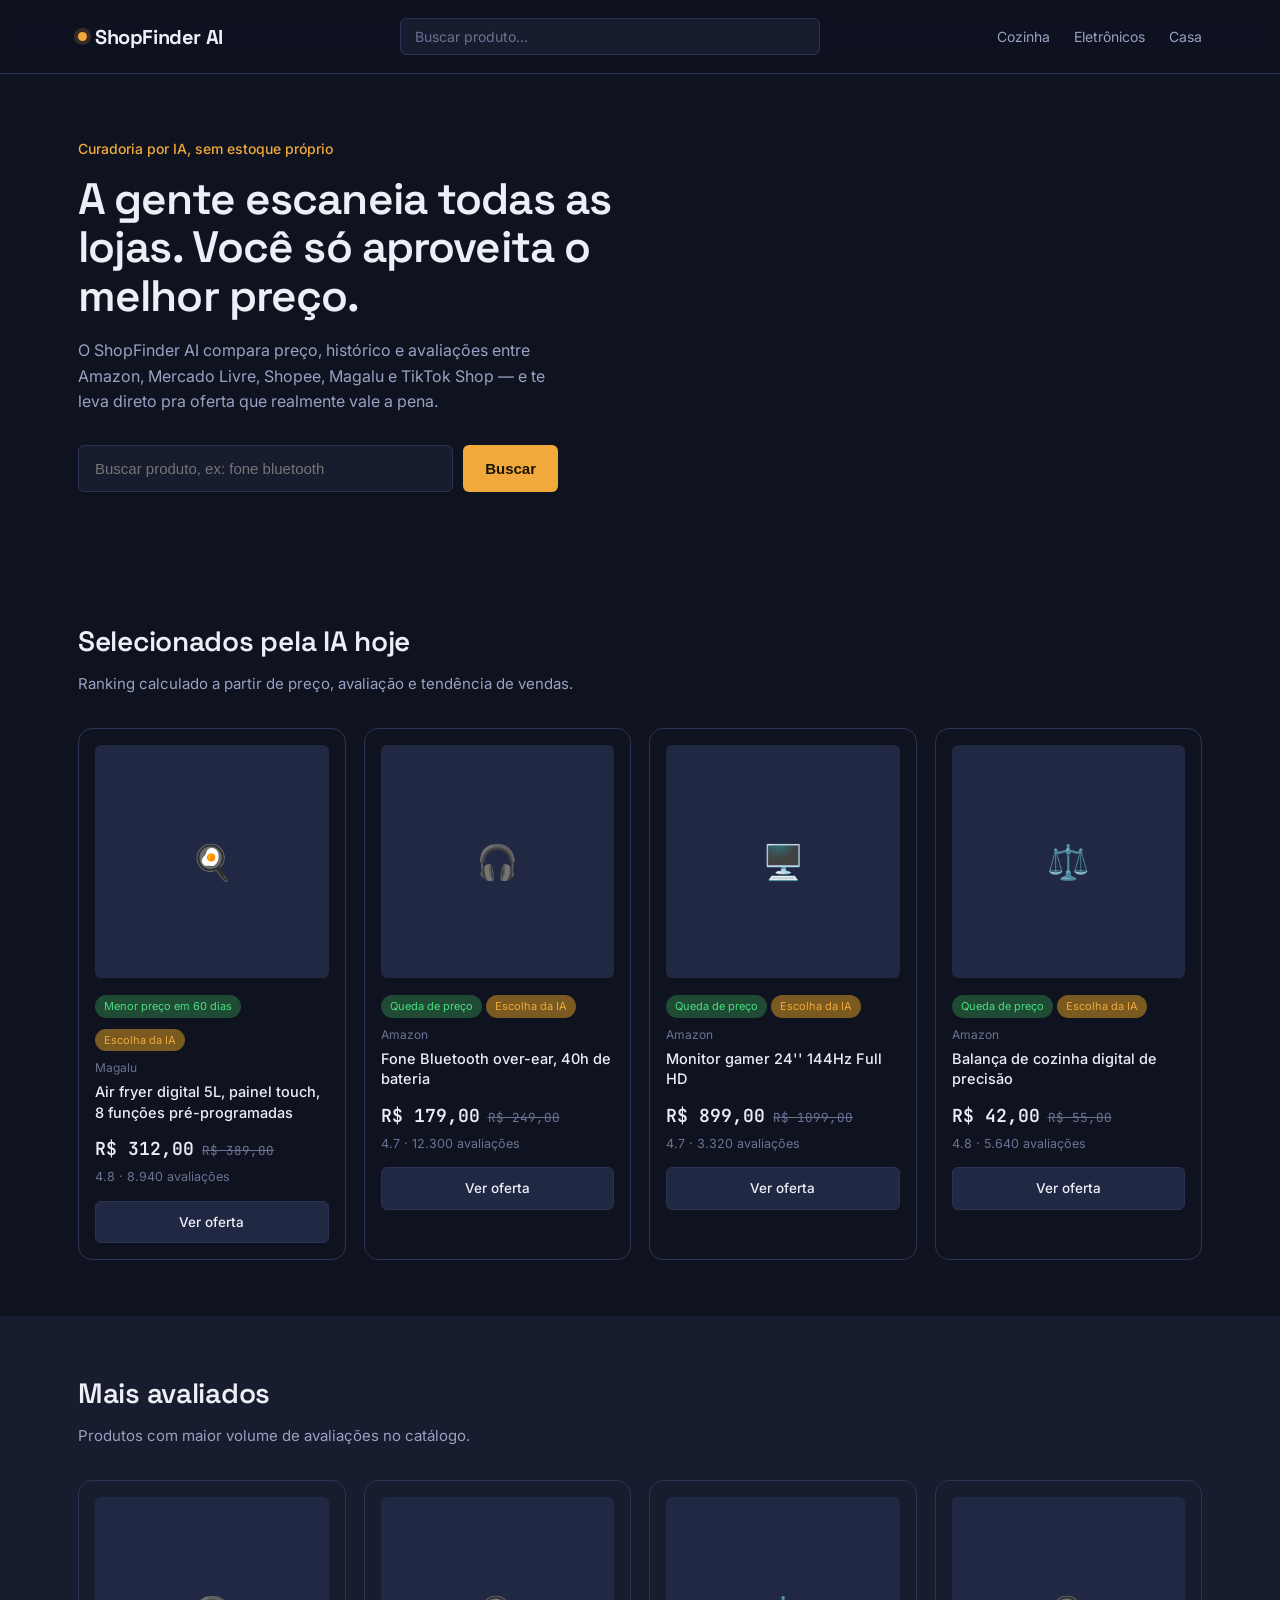
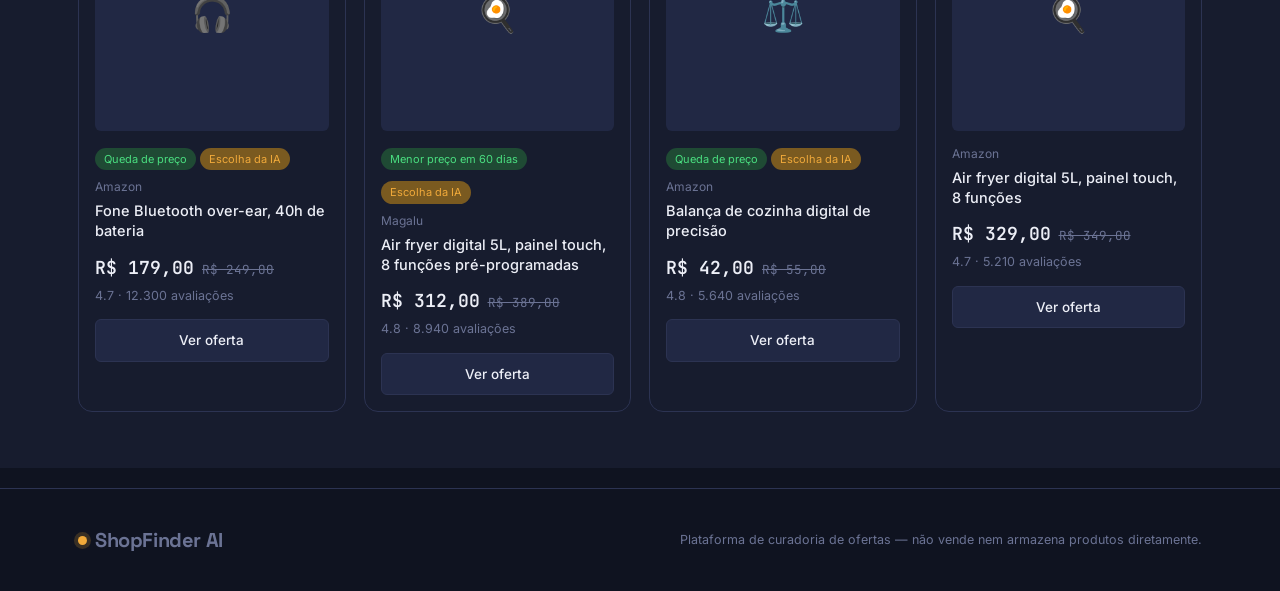
<file: index.html>
<!DOCTYPE html>
<html lang="pt-BR">
<head>
<meta charset="UTF-8">
<meta name="viewport" content="width=device-width, initial-scale=1.0">
<title>ShopFinder AI — Radar de ofertas com curadoria por IA</title>
<link rel="preconnect" href="https://fonts.googleapis.com">
<link rel="preconnect" href="https://fonts.gstatic.com" crossorigin>
<link href="https://fonts.googleapis.com/css2?family=Space+Grotesk:wght@400;500;600;700&family=Inter:wght@400;500;600&family=JetBrains+Mono:wght@400;500;600&display=swap" rel="stylesheet">
<link rel="stylesheet" href="style.css">
</head>
<body>

<header>
  <div class="wrap">
    <nav>
      <div class="logo"><span class="logo-dot"></span>ShopFinder AI</div>
      <div class="nav-search">
        <input type="text" id="busca-header" placeholder="Buscar produto..." onkeydown="if(event.key==='Enter') irParaBusca(this)">
      </div>
      <div class="nav-links">
        <a href="categoria.html?cat=cozinha">Cozinha</a>
        <a href="categoria.html?cat=eletronicos">Eletrônicos</a>
        <a href="categoria.html?cat=casa">Casa</a>
      </div>
    </nav>
  </div>
</header>

<section class="hero">
  <div class="wrap">
    <p class="eyebrow">Curadoria por IA, sem estoque próprio</p>
    <h1>A gente escaneia todas as lojas. Você só aproveita o melhor preço.</h1>
    <p class="lede">O ShopFinder AI compara preço, histórico e avaliações entre Amazon, Mercado Livre, Shopee, Magalu e TikTok Shop — e te leva direto pra oferta que realmente vale a pena.</p>
    <form class="search-mock" onsubmit="event.preventDefault(); irParaBusca(document.getElementById('busca-hero'))">
      <input type="text" id="busca-hero" placeholder="Buscar produto, ex: fone bluetooth">
      <button type="submit">Buscar</button>
    </form>
  </div>
</section>

<section class="section">
  <div class="wrap">
    <div class="section-head">
      <h2>Selecionados pela IA hoje</h2>
      <p>Ranking calculado a partir de preço, avaliação e tendência de vendas.</p>
    </div>
    <div class="product-grid" id="grid-selecionados-ia"></div>
  </div>
</section>

<section class="section section-alt">
  <div class="wrap">
    <div class="section-head">
      <h2>Mais avaliados</h2>
      <p>Produtos com maior volume de avaliações no catálogo.</p>
    </div>
    <div class="product-grid" id="grid-mais-vendidos"></div>
  </div>
</section>

<footer>
  <div class="wrap footer-row">
    <div class="logo"><span class="logo-dot"></span>ShopFinder AI</div>
    <p>Plataforma de curadoria de ofertas — não vende nem armazena produtos diretamente.</p>
  </div>
</footer>

<script src="script.js"></script>
<script>renderHome();</script>
</body>
</html>
</file>
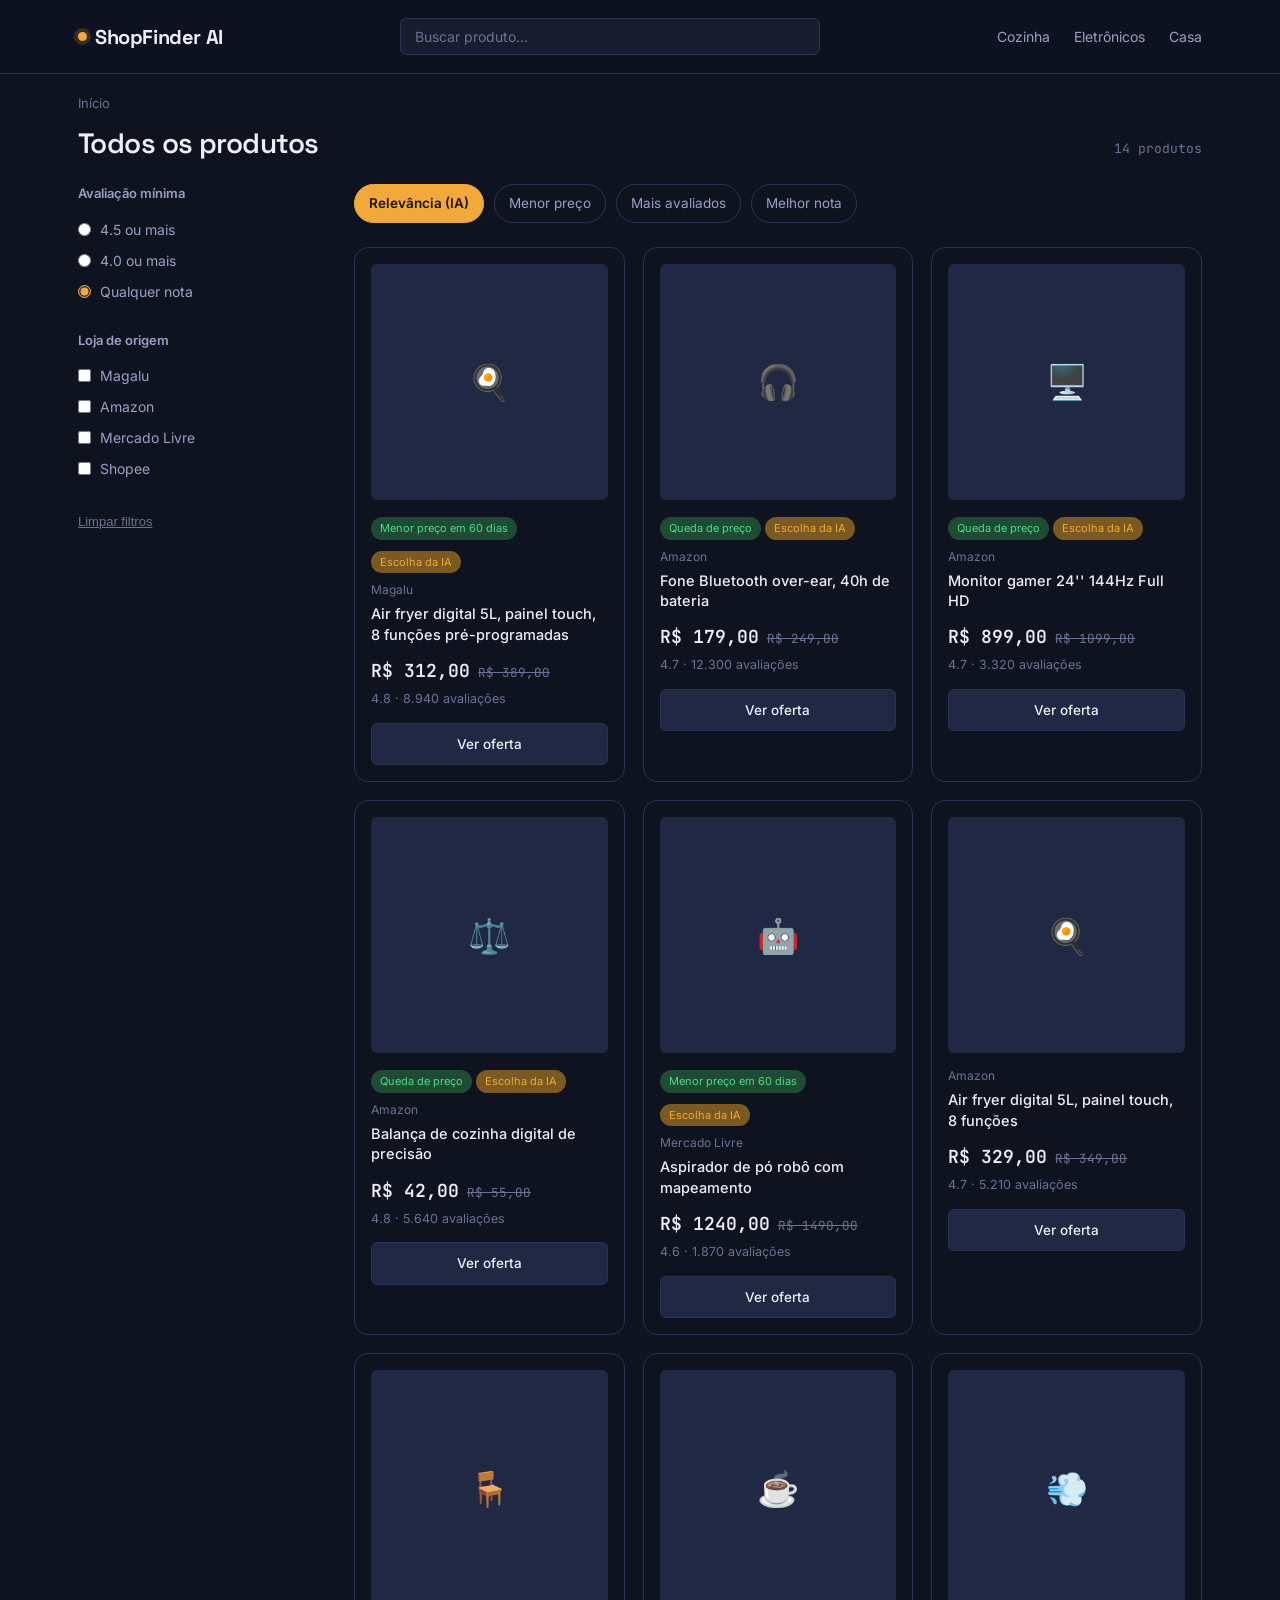
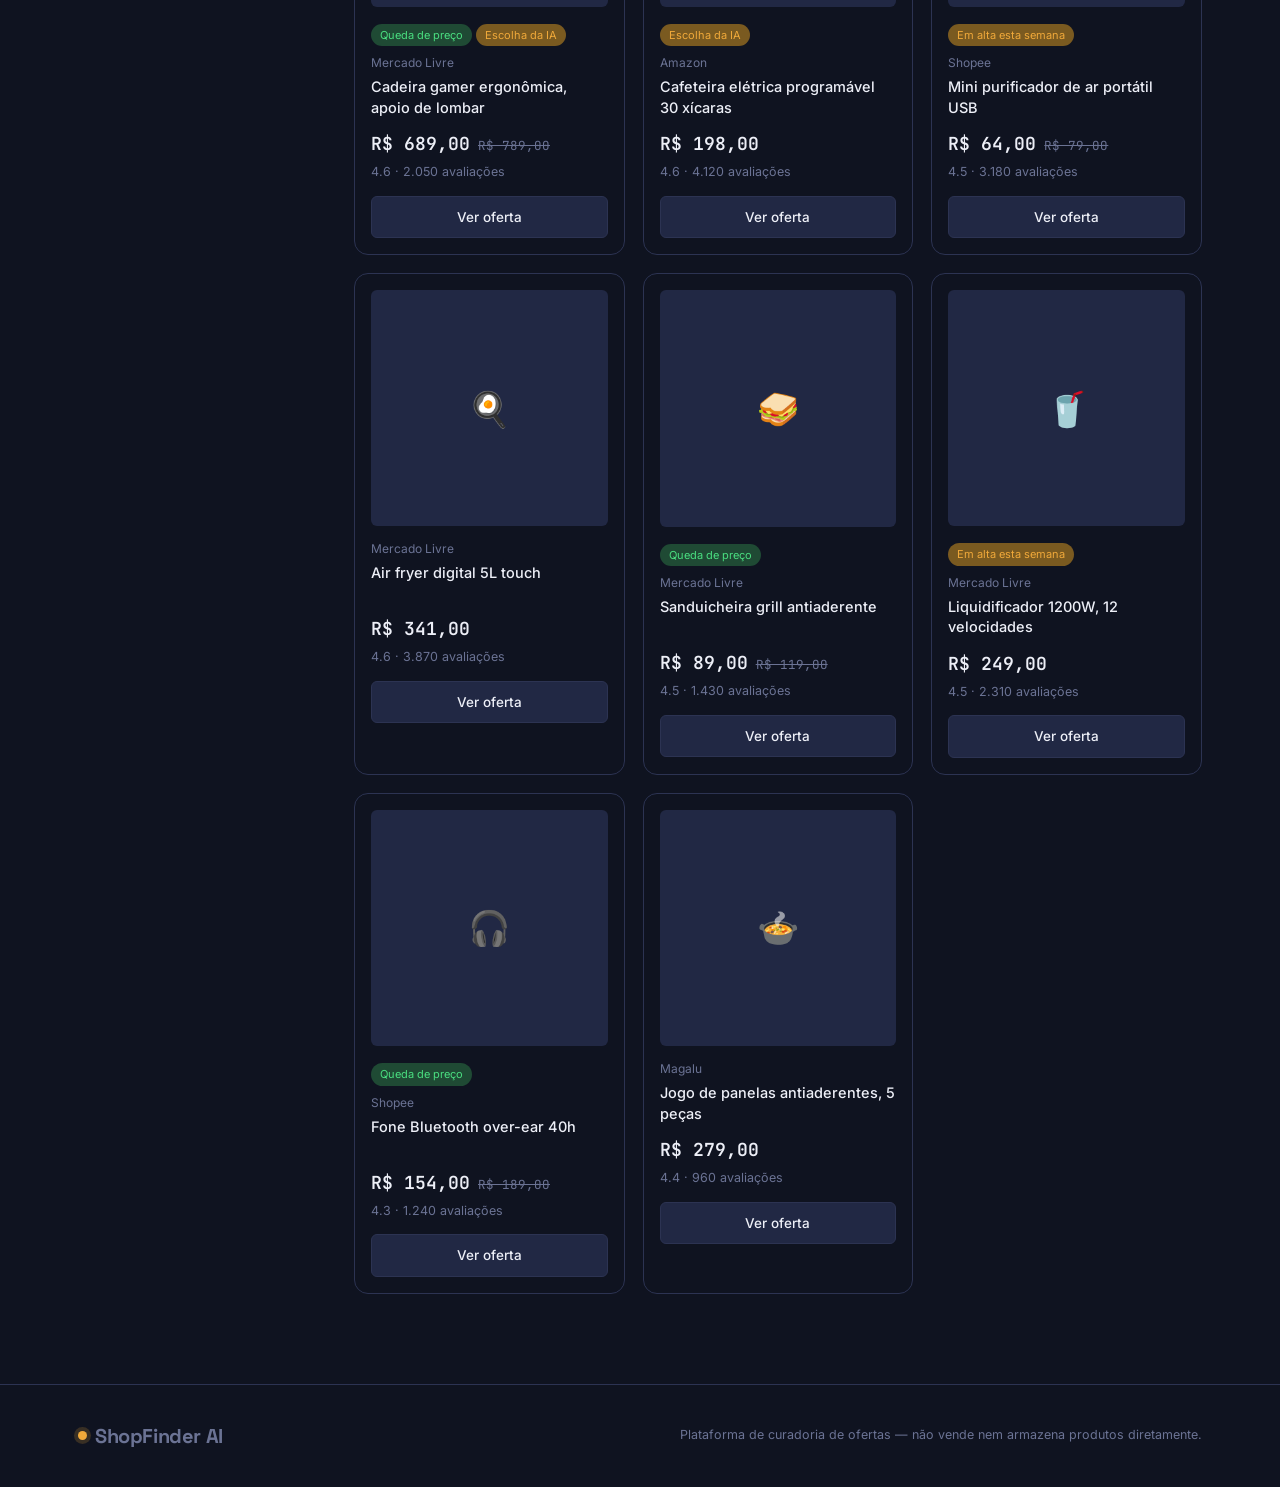
<file: categoria.html>
<!DOCTYPE html>
<html lang="pt-BR">
<head>
<meta charset="UTF-8">
<meta name="viewport" content="width=device-width, initial-scale=1.0">
<title>Catálogo — ShopFinder AI</title>
<link rel="preconnect" href="https://fonts.googleapis.com">
<link rel="preconnect" href="https://fonts.gstatic.com" crossorigin>
<link href="https://fonts.googleapis.com/css2?family=Space+Grotesk:wght@400;500;600;700&family=Inter:wght@400;500;600&family=JetBrains+Mono:wght@400;500;600&display=swap" rel="stylesheet">
<link rel="stylesheet" href="style.css">
</head>
<body>

<header>
  <div class="wrap">
    <nav>
      <a href="index.html" class="logo"><span class="logo-dot"></span>ShopFinder AI</a>
      <div class="nav-search">
        <input type="text" id="busca-header" placeholder="Buscar produto..." onkeydown="if(event.key==='Enter') irParaBusca(this)">
      </div>
      <div class="nav-links">
        <a href="categoria.html?cat=cozinha">Cozinha</a>
        <a href="categoria.html?cat=eletronicos">Eletrônicos</a>
        <a href="categoria.html?cat=casa">Casa</a>
      </div>
    </nav>
  </div>
</header>

<div class="wrap">
  <p class="breadcrumb"><a href="index.html">Início</a></p>

  <div class="page-head">
    <div><h1 id="categoria-titulo">Catálogo</h1></div>
    <span class="result-count" id="result-count"></span>
  </div>

  <div class="layout">
    <aside class="filters">
      <div class="filter-group">
        <h3>Avaliação mínima</h3>
        <label class="filter-option"><input type="radio" name="nota" value="4.5"> 4.5 ou mais</label>
        <label class="filter-option"><input type="radio" name="nota" value="4.0"> 4.0 ou mais</label>
        <label class="filter-option"><input type="radio" name="nota" value="0" checked> Qualquer nota</label>
      </div>
      <div class="filter-group">
        <h3>Loja de origem</h3>
        <div id="filtro-lojas"></div>
      </div>
      <button class="clear-filters" onclick="limparFiltros()">Limpar filtros</button>
    </aside>

    <main>
      <div class="filter-row">
        <span class="chip active" data-sort="ia">Relevância (IA)</span>
        <span class="chip" data-sort="preco-menor">Menor preço</span>
        <span class="chip" data-sort="vendidos">Mais avaliados</span>
        <span class="chip" data-sort="avaliados">Melhor nota</span>
      </div>
      <div class="product-grid grid-3" id="grid-produtos"></div>
    </main>
  </div>
</div>

<footer>
  <div class="wrap footer-row">
    <div class="logo"><span class="logo-dot"></span>ShopFinder AI</div>
    <p>Plataforma de curadoria de ofertas — não vende nem armazena produtos diretamente.</p>
  </div>
</footer>

<script src="script.js"></script>
<script>renderCategoria();</script>
</body>
</html>
</file>
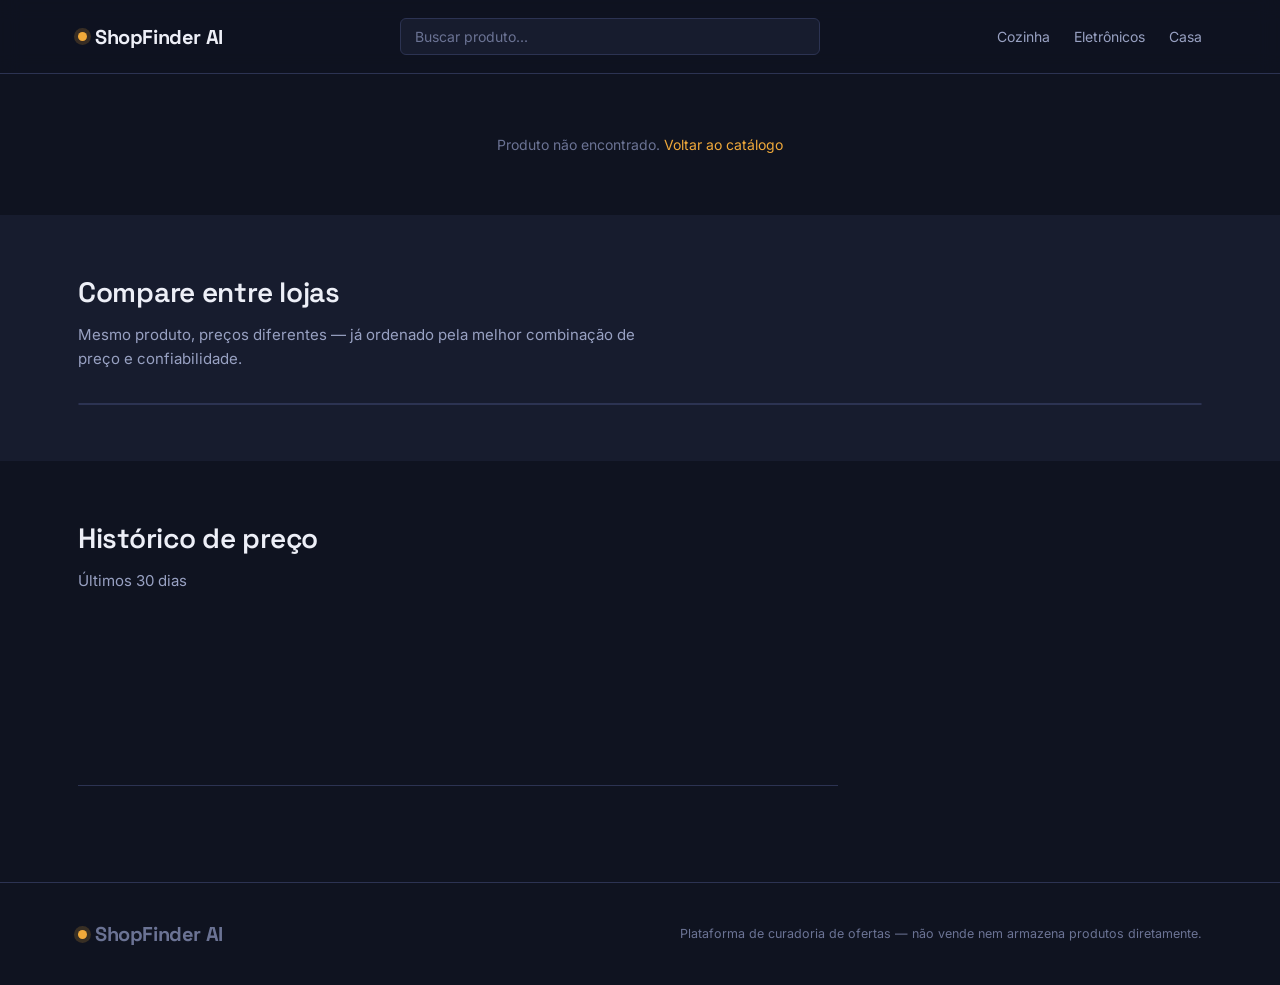
<file: produto.html>
<!DOCTYPE html>
<html lang="pt-BR">
<head>
<meta charset="UTF-8">
<meta name="viewport" content="width=device-width, initial-scale=1.0">
<title>Produto — ShopFinder AI</title>
<link rel="preconnect" href="https://fonts.googleapis.com">
<link rel="preconnect" href="https://fonts.gstatic.com" crossorigin>
<link href="https://fonts.googleapis.com/css2?family=Space+Grotesk:wght@400;500;600;700&family=Inter:wght@400;500;600&family=JetBrains+Mono:wght@400;500;600&display=swap" rel="stylesheet">
<link rel="stylesheet" href="style.css">
</head>
<body>

<header>
  <div class="wrap">
    <nav>
      <a href="index.html" class="logo"><span class="logo-dot"></span>ShopFinder AI</a>
      <div class="nav-search">
        <input type="text" id="busca-header" placeholder="Buscar produto..." onkeydown="if(event.key==='Enter') irParaBusca(this)">
      </div>
      <div class="nav-links">
        <a href="categoria.html?cat=cozinha">Cozinha</a>
        <a href="categoria.html?cat=eletronicos">Eletrônicos</a>
        <a href="categoria.html?cat=casa">Casa</a>
      </div>
    </nav>
  </div>
</header>

<div class="wrap" id="produto-container"></div>

<section class="section section-alt" id="secao-comparador">
  <div class="wrap">
    <div class="section-head">
      <h2>Compare entre lojas</h2>
      <p>Mesmo produto, preços diferentes — já ordenado pela melhor combinação de preço e confiabilidade.</p>
    </div>
    <div class="compare-table" id="comparador-tabela"></div>
  </div>
</section>

<section class="section">
  <div class="wrap">
    <div class="section-head">
      <h2>Histórico de preço</h2>
      <p>Últimos 30 dias</p>
    </div>
    <div class="chart" id="chart-historico"></div>
    <p class="chart-caption" id="chart-caption"></p>
    <p class="disclosure" id="disclosure-produto"></p>
  </div>
</section>

<footer>
  <div class="wrap footer-row">
    <div class="logo"><span class="logo-dot"></span>ShopFinder AI</div>
    <p>Plataforma de curadoria de ofertas — não vende nem armazena produtos diretamente.</p>
  </div>
</footer>

<script src="script.js"></script>
<script>renderProduto();</script>
</body>
</html>
</file>
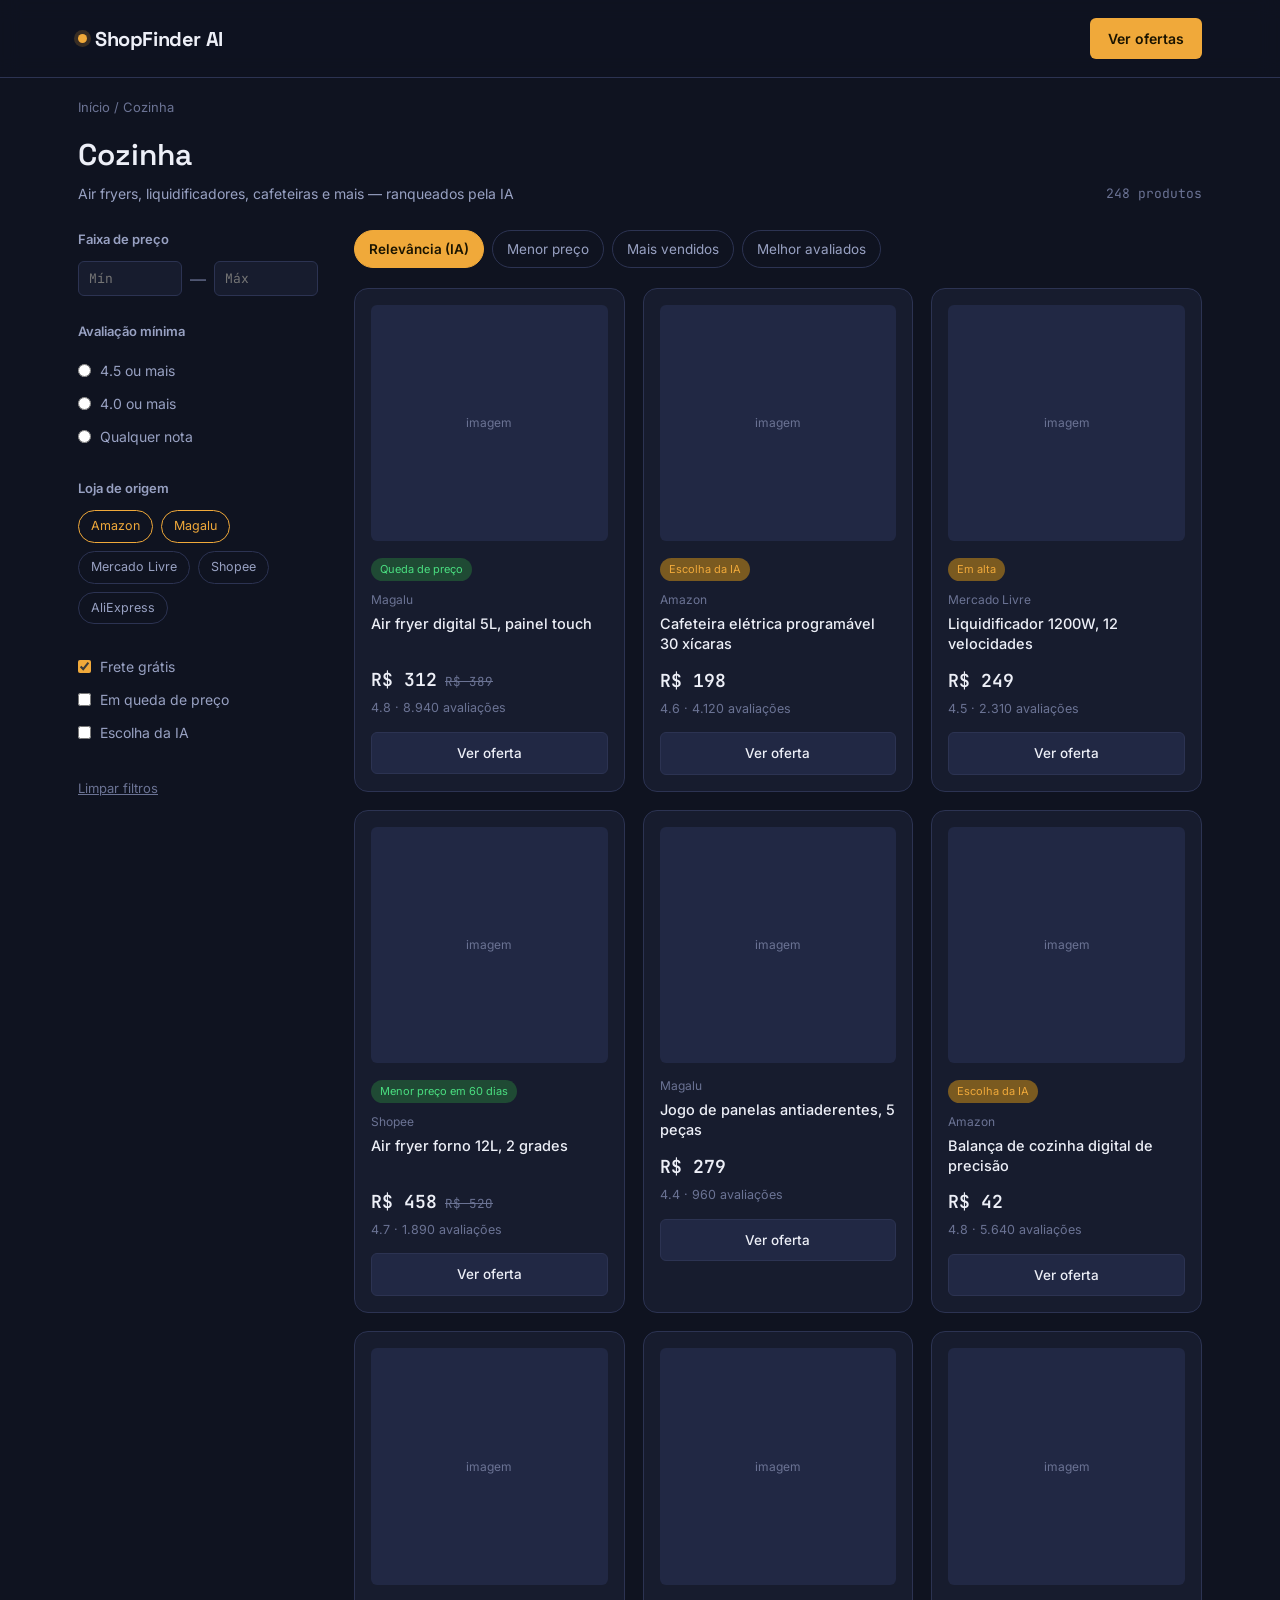
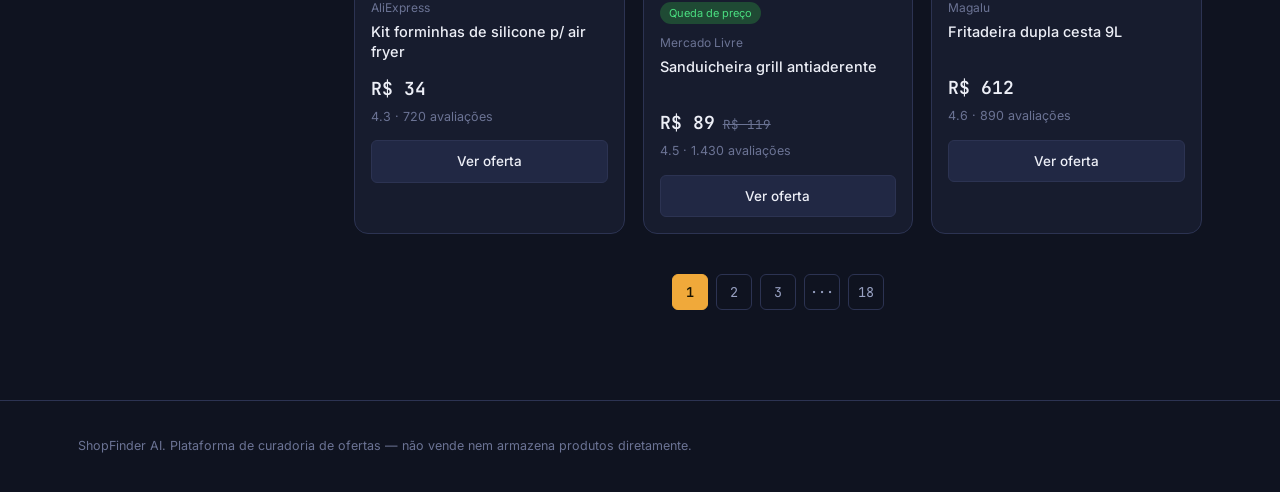
<file: shopfinder-ai-categoria.html>
<!DOCTYPE html>
<html lang="pt-BR">
<head>
<meta charset="UTF-8">
<meta name="viewport" content="width=device-width, initial-scale=1.0">
<title>Cozinha — ShopFinder AI</title>
<link rel="preconnect" href="https://fonts.googleapis.com">
<link rel="preconnect" href="https://fonts.gstatic.com" crossorigin>
<link href="https://fonts.googleapis.com/css2?family=Space+Grotesk:wght@400;500;600;700&family=Inter:wght@400;500;600&family=JetBrains+Mono:wght@400;500;600&display=swap" rel="stylesheet">
<style>
  :root{
    --bg:#0F1320; --surface:#171C2E; --surface-2:#212844; --line:#2C3352;
    --text:#EDEFF7; --text-muted:#98A1C2; --text-faint:#6B7394;
    --gold:#F0A93A; --gold-dim:#7A5A20; --green:#4ADE80; --green-dim:#1F4A34;
    --radius-s:6px; --radius-m:14px;
    --font-head:'Space Grotesk', sans-serif; --font-body:'Inter', sans-serif; --font-mono:'JetBrains Mono', monospace;
  }
  *{box-sizing:border-box; margin:0; padding:0;}
  body{background:var(--bg); color:var(--text); font-family:var(--font-body); line-height:1.5; -webkit-font-smoothing:antialiased;}
  a{color:inherit; text-decoration:none;}
  .wrap{max-width:1180px; margin:0 auto; padding:0 28px;}

  header{position:sticky; top:0; z-index:40; background:rgba(15,19,32,0.88); backdrop-filter:blur(10px); border-bottom:1px solid var(--line);}
  nav{display:flex; align-items:center; justify-content:space-between; padding:18px 0;}
  .logo{font-family:var(--font-head); font-weight:700; font-size:20px; letter-spacing:-0.02em; display:flex; align-items:center; gap:8px;}
  .logo-dot{width:9px; height:9px; border-radius:50%; background:var(--gold); box-shadow:0 0 0 4px rgba(240,169,58,0.18);}
  .nav-cta{background:var(--gold); color:#1a1400; font-weight:600; font-size:14px; padding:10px 18px; border-radius:var(--radius-s);}

  .breadcrumb{padding:20px 0 0; font-size:13px; color:var(--text-faint);}
  .breadcrumb a:hover{color:var(--text-muted);}

  .page-head{padding:14px 0 26px; display:flex; justify-content:space-between; align-items:flex-end; flex-wrap:wrap; gap:16px;}
  .page-head h1{font-family:var(--font-head); font-size:30px; font-weight:600;}
  .page-head p{margin-top:6px; font-size:14px; color:var(--text-muted);}
  .result-count{font-size:13px; color:var(--text-faint); font-family:var(--font-mono);}

  .layout{display:grid; grid-template-columns:240px 1fr; gap:36px; padding-bottom:70px;}
  @media(max-width:860px){ .layout{grid-template-columns:1fr;} }

  .filters{position:sticky; top:88px; align-self:start;}
  .filter-group{margin-bottom:26px;}
  .filter-group h3{font-size:13px; font-weight:600; margin-bottom:12px; color:var(--text-muted);}
  .filter-option{display:flex; align-items:center; gap:9px; font-size:14px; color:var(--text-muted); padding:6px 0; cursor:pointer;}
  .filter-option input{accent-color:var(--gold);}
  .filter-option:hover{color:var(--text);}
  .price-range{display:flex; gap:8px; align-items:center;}
  .price-range input{width:100%; background:var(--surface); border:1px solid var(--line); color:var(--text); padding:8px 10px; border-radius:var(--radius-s); font-size:13px; font-family:var(--font-mono);}
  .store-chip-row{display:flex; flex-wrap:wrap; gap:8px;}
  .store-chip{font-size:12.5px; padding:6px 12px; border:1px solid var(--line); border-radius:100px; color:var(--text-muted); cursor:pointer;}
  .store-chip.active{border-color:var(--gold); color:var(--gold);}
  .clear-filters{font-size:13px; color:var(--text-faint); text-decoration:underline; cursor:pointer;}

  .sort-row{display:flex; justify-content:space-between; align-items:center; margin-bottom:20px; flex-wrap:wrap; gap:12px;}
  .sort-chips{display:flex; gap:8px; flex-wrap:wrap;}
  .chip{font-size:13.5px; padding:8px 14px; border-radius:100px; border:1px solid var(--line); color:var(--text-muted); cursor:pointer;}
  .chip.active{background:var(--gold); border-color:var(--gold); color:#1a1400; font-weight:600;}

  .product-grid{display:grid; grid-template-columns:repeat(3,1fr); gap:18px;}
  @media(max-width:1040px){ .product-grid{grid-template-columns:repeat(2,1fr);} }
  @media(max-width:560px){ .product-grid{grid-template-columns:1fr;} }

  .card{background:var(--surface); border:1px solid var(--line); border-radius:var(--radius-m); padding:16px; transition:border-color 0.15s ease, transform 0.15s ease;}
  .card:hover{border-color:var(--gold-dim); transform:translateY(-3px);}
  .card .thumb{aspect-ratio:1/1; background:var(--surface-2); border-radius:var(--radius-s); display:flex; align-items:center; justify-content:center; font-size:12px; color:var(--text-faint); margin-bottom:14px;}
  .card .tag{display:inline-block; font-size:11px; padding:3px 9px; border-radius:100px; margin-bottom:10px;}
  .tag.trend{background:var(--gold-dim); color:var(--gold);}
  .tag.drop{background:var(--green-dim); color:var(--green);}
  .card .store{font-size:12px; color:var(--text-faint);}
  .card h4{font-size:14.5px; font-weight:500; margin-top:5px; line-height:1.4; min-height:40px;}
  .card .price-row{display:flex; align-items:baseline; gap:8px; margin-top:12px;}
  .card .price{font-family:var(--font-mono); font-weight:600; font-size:18px;}
  .card .was{font-family:var(--font-mono); font-size:12.5px; color:var(--text-faint); text-decoration:line-through;}
  .card .rating{font-size:12.5px; color:var(--text-faint); margin-top:6px;}
  .card .cta{display:block; text-align:center; margin-top:14px; background:var(--surface-2); border:1px solid var(--line); padding:10px; border-radius:var(--radius-s); font-size:13.5px; font-weight:500; cursor:pointer; transition:background 0.15s ease, border-color 0.15s ease;}
  .card .cta:hover{background:var(--gold); border-color:var(--gold); color:#1a1400;}

  .pagination{display:flex; justify-content:center; gap:8px; margin-top:40px;}
  .page-btn{width:36px; height:36px; display:flex; align-items:center; justify-content:center; border:1px solid var(--line); border-radius:var(--radius-s); font-size:13.5px; color:var(--text-muted); cursor:pointer; font-family:var(--font-mono);}
  .page-btn.active{background:var(--gold); border-color:var(--gold); color:#1a1400; font-weight:600;}

  footer{border-top:1px solid var(--line); padding:36px 0; margin-top:20px; font-size:12.5px; color:var(--text-faint);}
  :focus-visible{outline:2px solid var(--gold); outline-offset:2px;}
</style>
</head>
<body>

<header>
  <div class="wrap">
    <nav>
      <div class="logo"><span class="logo-dot"></span>ShopFinder AI</div>
      <a href="#" class="nav-cta">Ver ofertas</a>
    </nav>
  </div>
</header>

<div class="wrap">
  <p class="breadcrumb"><a href="#">Início</a> / Cozinha</p>

  <div class="page-head">
    <div>
      <h1>Cozinha</h1>
      <p>Air fryers, liquidificadores, cafeteiras e mais — ranqueados pela IA</p>
    </div>
    <span class="result-count">248 produtos</span>
  </div>

  <div class="layout">
    <aside class="filters">
      <div class="filter-group">
        <h3>Faixa de preço</h3>
        <div class="price-range">
          <input type="text" placeholder="Mín">
          <span style="color:var(--text-faint)">—</span>
          <input type="text" placeholder="Máx">
        </div>
      </div>

      <div class="filter-group">
        <h3>Avaliação mínima</h3>
        <label class="filter-option"><input type="radio" name="rating">4.5 ou mais</label>
        <label class="filter-option"><input type="radio" name="rating">4.0 ou mais</label>
        <label class="filter-option"><input type="radio" name="rating">Qualquer nota</label>
      </div>

      <div class="filter-group">
        <h3>Loja de origem</h3>
        <div class="store-chip-row">
          <span class="store-chip active">Amazon</span>
          <span class="store-chip active">Magalu</span>
          <span class="store-chip">Mercado Livre</span>
          <span class="store-chip">Shopee</span>
          <span class="store-chip">AliExpress</span>
        </div>
      </div>

      <div class="filter-group">
        <label class="filter-option"><input type="checkbox" checked> Frete grátis</label>
        <label class="filter-option"><input type="checkbox"> Em queda de preço</label>
        <label class="filter-option"><input type="checkbox"> Escolha da IA</label>
      </div>

      <span class="clear-filters">Limpar filtros</span>
    </aside>

    <main>
      <div class="sort-row">
        <div class="sort-chips">
          <span class="chip active">Relevância (IA)</span>
          <span class="chip">Menor preço</span>
          <span class="chip">Mais vendidos</span>
          <span class="chip">Melhor avaliados</span>
        </div>
      </div>

      <div class="product-grid">
        <div class="card"><div class="thumb">imagem</div><span class="tag drop">Queda de preço</span><p class="store">Magalu</p><h4>Air fryer digital 5L, painel touch</h4><div class="price-row"><span class="price">R$ 312</span><span class="was">R$ 389</span></div><p class="rating">4.8 · 8.940 avaliações</p><div class="cta">Ver oferta</div></div>

        <div class="card"><div class="thumb">imagem</div><span class="tag trend">Escolha da IA</span><p class="store">Amazon</p><h4>Cafeteira elétrica programável 30 xícaras</h4><div class="price-row"><span class="price">R$ 198</span></div><p class="rating">4.6 · 4.120 avaliações</p><div class="cta">Ver oferta</div></div>

        <div class="card"><div class="thumb">imagem</div><span class="tag trend">Em alta</span><p class="store">Mercado Livre</p><h4>Liquidificador 1200W, 12 velocidades</h4><div class="price-row"><span class="price">R$ 249</span></div><p class="rating">4.5 · 2.310 avaliações</p><div class="cta">Ver oferta</div></div>

        <div class="card"><div class="thumb">imagem</div><span class="tag drop">Menor preço em 60 dias</span><p class="store">Shopee</p><h4>Air fryer forno 12L, 2 grades</h4><div class="price-row"><span class="price">R$ 458</span><span class="was">R$ 520</span></div><p class="rating">4.7 · 1.890 avaliações</p><div class="cta">Ver oferta</div></div>

        <div class="card"><div class="thumb">imagem</div><p class="store">Magalu</p><h4>Jogo de panelas antiaderentes, 5 peças</h4><div class="price-row"><span class="price">R$ 279</span></div><p class="rating">4.4 · 960 avaliações</p><div class="cta">Ver oferta</div></div>

        <div class="card"><div class="thumb">imagem</div><span class="tag trend">Escolha da IA</span><p class="store">Amazon</p><h4>Balança de cozinha digital de precisão</h4><div class="price-row"><span class="price">R$ 42</span></div><p class="rating">4.8 · 5.640 avaliações</p><div class="cta">Ver oferta</div></div>

        <div class="card"><div class="thumb">imagem</div><p class="store">AliExpress</p><h4>Kit forminhas de silicone p/ air fryer</h4><div class="price-row"><span class="price">R$ 34</span></div><p class="rating">4.3 · 720 avaliações</p><div class="cta">Ver oferta</div></div>

        <div class="card"><div class="thumb">imagem</div><span class="tag drop">Queda de preço</span><p class="store">Mercado Livre</p><h4>Sanduicheira grill antiaderente</h4><div class="price-row"><span class="price">R$ 89</span><span class="was">R$ 119</span></div><p class="rating">4.5 · 1.430 avaliações</p><div class="cta">Ver oferta</div></div>

        <div class="card"><div class="thumb">imagem</div><p class="store">Magalu</p><h4>Fritadeira dupla cesta 9L</h4><div class="price-row"><span class="price">R$ 612</span></div><p class="rating">4.6 · 890 avaliações</p><div class="cta">Ver oferta</div></div>
      </div>

      <div class="pagination">
        <div class="page-btn active">1</div>
        <div class="page-btn">2</div>
        <div class="page-btn">3</div>
        <div class="page-btn">···</div>
        <div class="page-btn">18</div>
      </div>
    </main>
  </div>
</div>

<footer>
  <div class="wrap">
    <p>ShopFinder AI. Plataforma de curadoria de ofertas — não vende nem armazena produtos diretamente.</p>
  </div>
</footer>

</body>
</html>
</file>
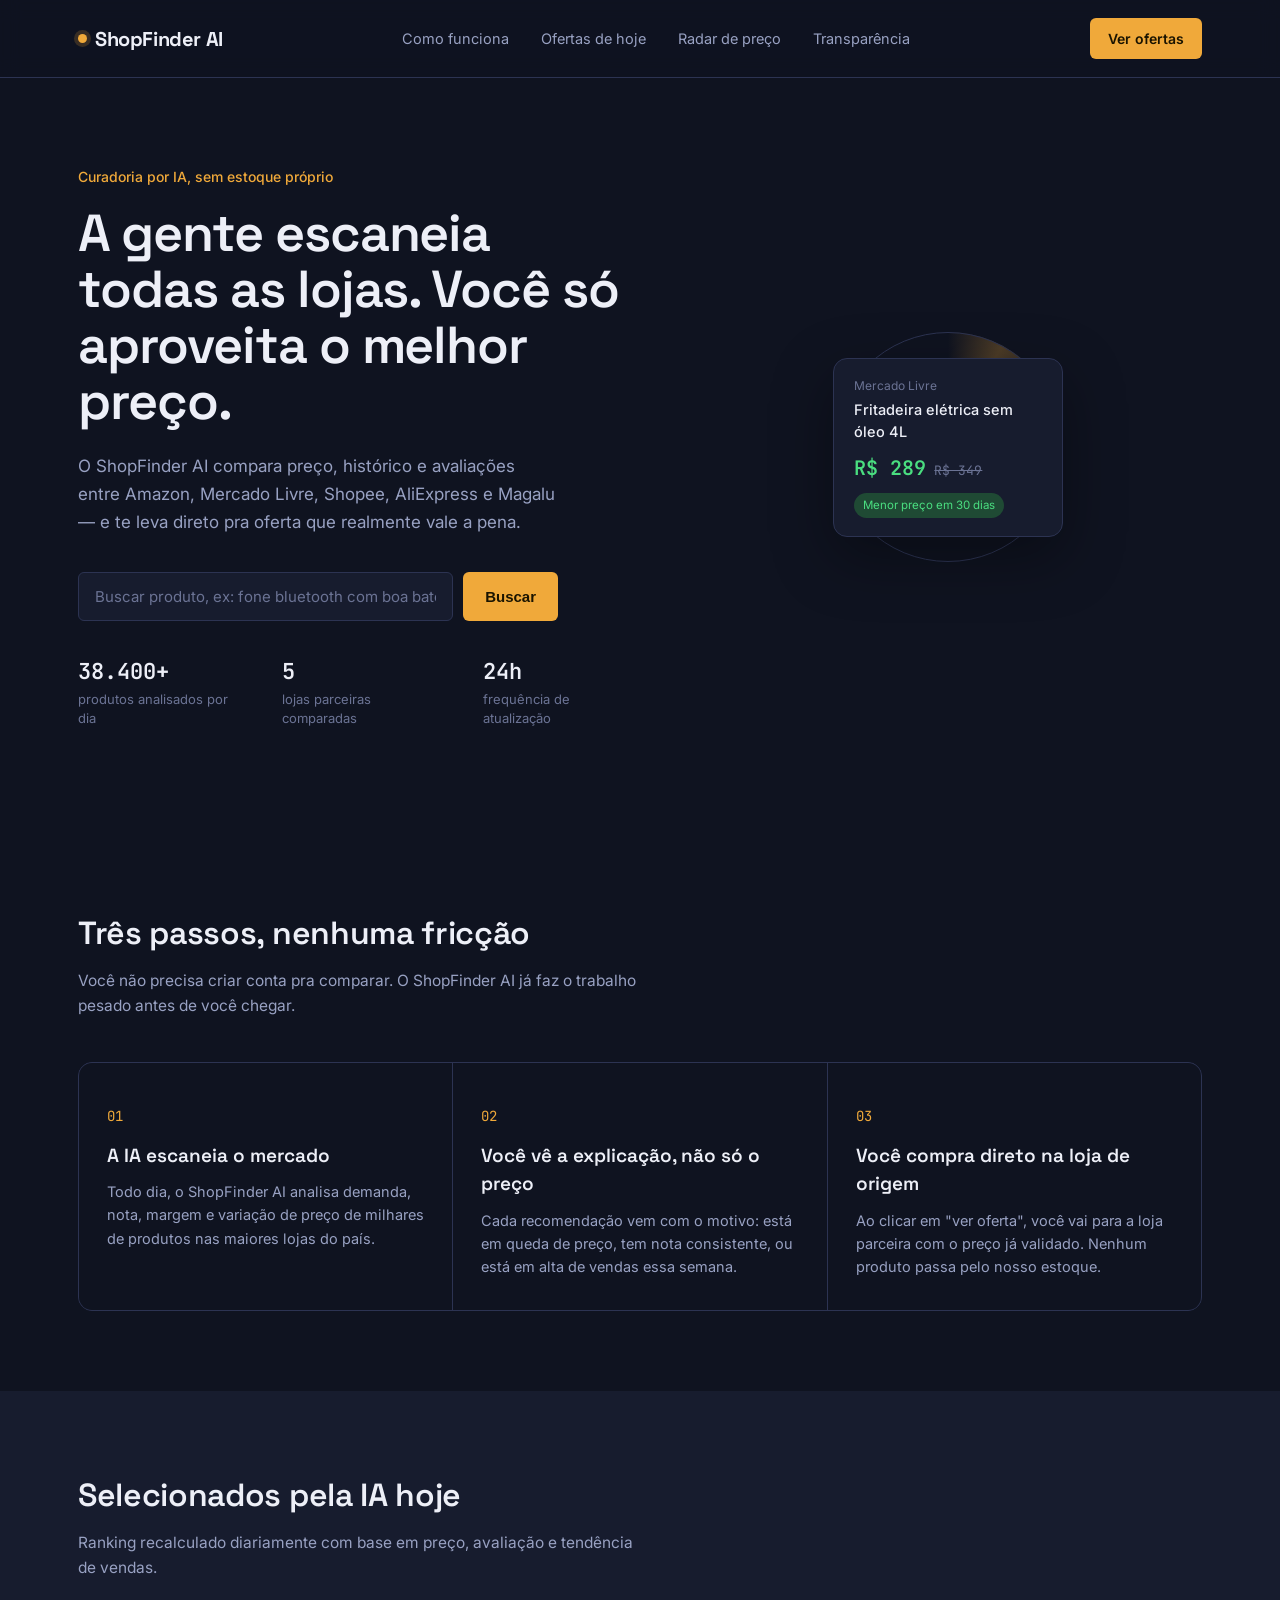
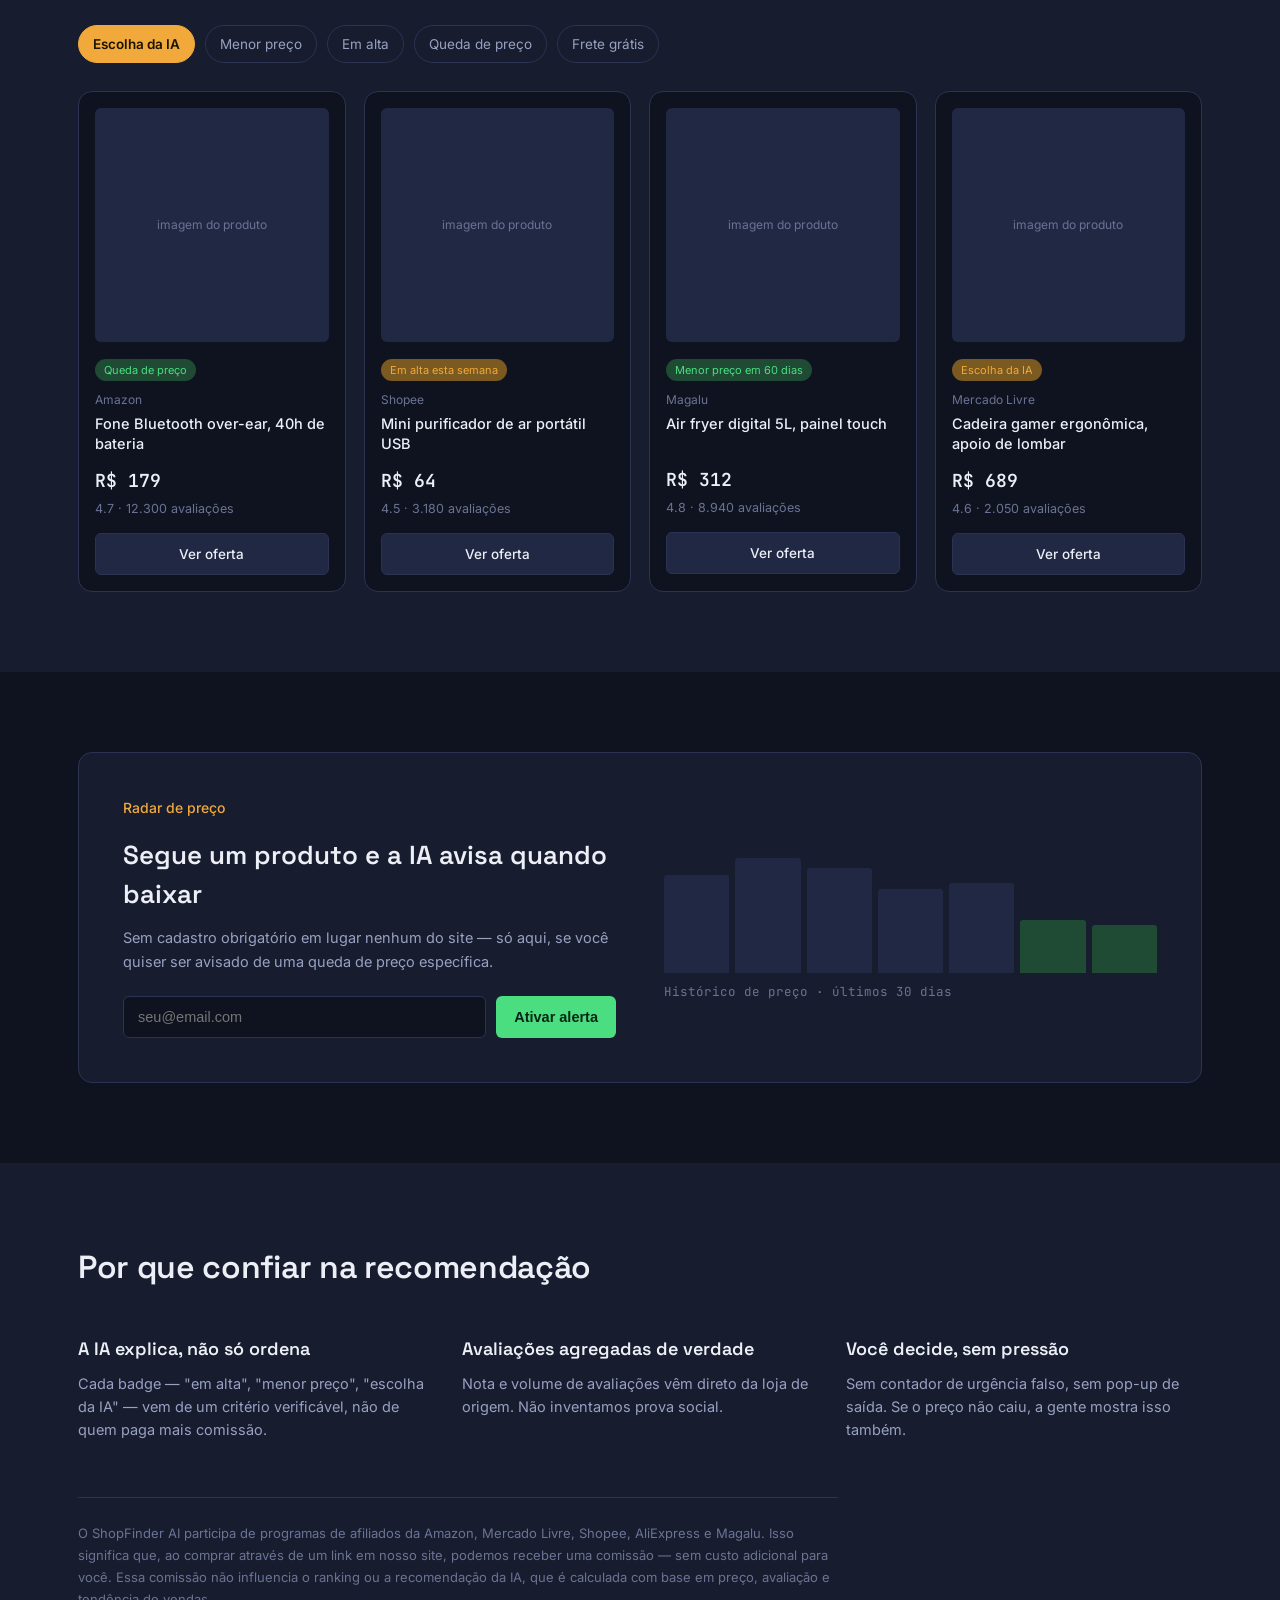
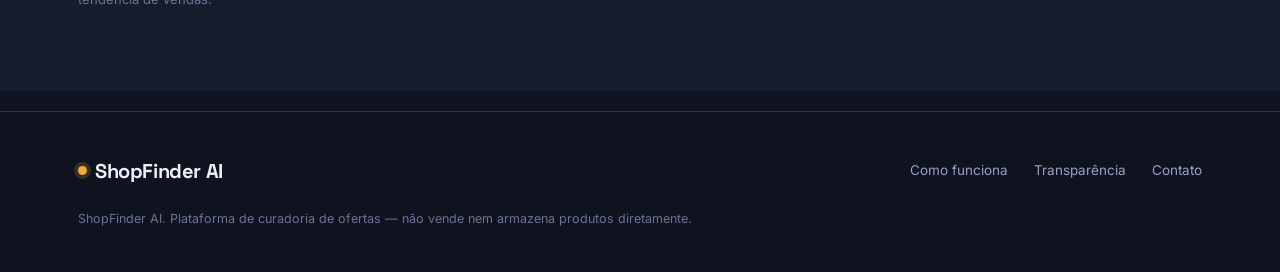
<file: shopfinder-ai-landing.html>
<!DOCTYPE html>
<html lang="pt-BR">
<head>
<meta charset="UTF-8">
<meta name="viewport" content="width=device-width, initial-scale=1.0">
<title>ShopFinder AI — Radar de ofertas com curadoria por IA</title>
<link rel="preconnect" href="https://fonts.googleapis.com">
<link rel="preconnect" href="https://fonts.gstatic.com" crossorigin>
<link href="https://fonts.googleapis.com/css2?family=Space+Grotesk:wght@400;500;600;700&family=Inter:wght@400;500;600&family=JetBrains+Mono:wght@400;500;600&display=swap" rel="stylesheet">
<style>
  :root{
    --bg:#0F1320;
    --surface:#171C2E;
    --surface-2:#212844;
    --line:#2C3352;
    --text:#EDEFF7;
    --text-muted:#98A1C2;
    --text-faint:#6B7394;
    --gold:#F0A93A;
    --gold-dim:#7A5A20;
    --green:#4ADE80;
    --green-dim:#1F4A34;
    --radius-s:6px;
    --radius-m:14px;
    --font-head:'Space Grotesk', sans-serif;
    --font-body:'Inter', sans-serif;
    --font-mono:'JetBrains Mono', monospace;
  }
  *{box-sizing:border-box; margin:0; padding:0;}
  html{scroll-behavior:smooth;}
  body{
    background:var(--bg);
    color:var(--text);
    font-family:var(--font-body);
    line-height:1.5;
    -webkit-font-smoothing:antialiased;
  }
  a{color:inherit; text-decoration:none;}
  img{max-width:100%; display:block;}
  .wrap{max-width:1180px; margin:0 auto; padding:0 28px;}
  ::selection{background:var(--gold); color:#1a1400;}

  /* ---------- NAV ---------- */
  header{
    position:sticky; top:0; z-index:40;
    background:rgba(15,19,32,0.88);
    backdrop-filter:blur(10px);
    border-bottom:1px solid var(--line);
  }
  nav{display:flex; align-items:center; justify-content:space-between; padding:18px 0;}
  .logo{
    font-family:var(--font-head); font-weight:700; font-size:20px; letter-spacing:-0.02em;
    display:flex; align-items:center; gap:8px;
  }
  .logo-dot{width:9px; height:9px; border-radius:50%; background:var(--gold); box-shadow:0 0 0 4px rgba(240,169,58,0.18);}
  .nav-links{display:flex; gap:32px; font-size:14.5px; color:var(--text-muted);}
  .nav-links a:hover{color:var(--text);}
  .nav-cta{
    background:var(--gold); color:#1a1400; font-weight:600; font-size:14px;
    padding:10px 18px; border-radius:var(--radius-s);
  }
  @media(max-width:760px){ .nav-links{display:none;} }

  /* ---------- HERO ---------- */
  .hero{padding:88px 0 100px; position:relative; overflow:hidden;}
  .hero-grid{display:grid; grid-template-columns:1.05fr 0.95fr; gap:56px; align-items:center;}
  @media(max-width:900px){ .hero-grid{grid-template-columns:1fr; gap:64px;} }

  .eyebrow{
    color:var(--gold); font-size:14px; font-weight:500; margin-bottom:18px;
  }
  h1{
    font-family:var(--font-head); font-weight:600; font-size:52px; line-height:1.08;
    letter-spacing:-0.02em; max-width:560px;
  }
  @media(max-width:520px){ h1{font-size:36px;} }
  .hero p.lede{
    margin-top:22px; font-size:17px; color:var(--text-muted); max-width:480px; line-height:1.65;
  }

  .search-mock{
    margin-top:36px; display:flex; gap:10px; max-width:480px;
  }
  .search-mock input{
    flex:1; background:var(--surface); border:1px solid var(--line); color:var(--text);
    padding:14px 16px; border-radius:var(--radius-s); font-size:15px; font-family:var(--font-body);
  }
  .search-mock input::placeholder{color:var(--text-faint);}
  .search-mock button{
    background:var(--gold); color:#1a1400; font-weight:600; border:none;
    padding:14px 22px; border-radius:var(--radius-s); font-size:15px; cursor:pointer;
    transition:background 0.15s ease;
  }
  .search-mock button:hover{background:#f5b855;}

  .hero-stats{display:flex; gap:36px; margin-top:34px;}
  .hero-stats div p:first-child{
    font-family:var(--font-mono); font-size:22px; font-weight:600; color:var(--text);
  }
  .hero-stats div p:last-child{font-size:13px; color:var(--text-faint); margin-top:2px;}

  /* ---------- RADAR VISUAL ---------- */
  .radar-box{
    position:relative; aspect-ratio:1/1; max-width:440px; margin:0 auto;
    display:flex; align-items:center; justify-content:center;
  }
  .radar-ring{
    position:absolute; border:1px solid var(--line); border-radius:50%;
  }
  .radar-ring.r1{width:100%; height:100%;}
  .radar-ring.r2{width:72%; height:72%;}
  .radar-ring.r3{width:44%; height:44%;}
  .radar-sweep{
    position:absolute; width:100%; height:100%; border-radius:50%;
    background:conic-gradient(from 0deg, rgba(240,169,58,0.0) 0deg, rgba(240,169,58,0.28) 28deg, rgba(240,169,58,0) 70deg);
    animation:spin 5s linear infinite;
  }
  @keyframes spin{ to{ transform:rotate(360deg); } }
  @media (prefers-reduced-motion: reduce){ .radar-sweep{animation:none;} }

  .radar-core{
    position:relative; z-index:2; background:var(--surface); border:1px solid var(--line);
    border-radius:var(--radius-m); padding:18px 20px; text-align:left; width:230px;
    box-shadow:0 20px 60px rgba(0,0,0,0.35);
  }
  .radar-core .store{font-size:12px; color:var(--text-faint);}
  .radar-core .name{font-size:14.5px; margin-top:4px; font-weight:500;}
  .radar-core .price-row{display:flex; align-items:baseline; gap:8px; margin-top:10px;}
  .radar-core .price{font-family:var(--font-mono); font-size:20px; font-weight:600; color:var(--green);}
  .radar-core .was{font-family:var(--font-mono); font-size:13px; color:var(--text-faint); text-decoration:line-through;}
  .radar-core .badge{
    display:inline-block; margin-top:10px; font-size:11.5px; color:var(--green);
    background:var(--green-dim); padding:4px 9px; border-radius:100px;
  }

  .radar-node{
    position:absolute; width:9px; height:9px; border-radius:50%; background:var(--text-faint);
  }
  .radar-node.n1{top:14%; left:20%;}
  .radar-node.n2{top:70%; left:16%;}
  .radar-node.n3{top:22%; left:82%;}
  .radar-node.n4{top:78%; left:78%;}

  /* ---------- SECTION HEADERS ---------- */
  .section{padding:80px 0;}
  .section-head{max-width:560px; margin-bottom:44px;}
  .section-head h2{
    font-family:var(--font-head); font-size:32px; font-weight:600; letter-spacing:-0.01em;
  }
  .section-head p{margin-top:12px; color:var(--text-muted); font-size:15.5px; line-height:1.6;}
  .section-alt{background:var(--surface);}

  /* ---------- HOW IT WORKS ---------- */
  .steps{display:grid; grid-template-columns:repeat(3,1fr); gap:1px; background:var(--line); border:1px solid var(--line); border-radius:var(--radius-m); overflow:hidden;}
  @media(max-width:760px){ .steps{grid-template-columns:1fr;} }
  .step{background:var(--bg); padding:32px 28px;}
  .step .num{font-family:var(--font-mono); color:var(--gold); font-size:14px;}
  .step h3{font-family:var(--font-head); font-size:19px; margin-top:14px; font-weight:600;}
  .step p{margin-top:10px; font-size:14.5px; color:var(--text-muted); line-height:1.6;}

  /* ---------- PRODUCT GRID ---------- */
  .filter-row{display:flex; gap:10px; margin-bottom:28px; flex-wrap:wrap;}
  .chip{
    font-size:13.5px; padding:8px 14px; border-radius:100px; border:1px solid var(--line);
    color:var(--text-muted); cursor:pointer;
  }
  .chip.active{background:var(--gold); border-color:var(--gold); color:#1a1400; font-weight:600;}

  .product-grid{display:grid; grid-template-columns:repeat(4,1fr); gap:18px;}
  @media(max-width:980px){ .product-grid{grid-template-columns:repeat(2,1fr);} }
  @media(max-width:520px){ .product-grid{grid-template-columns:1fr;} }

  .card{
    background:var(--bg); border:1px solid var(--line); border-radius:var(--radius-m);
    padding:16px; transition:border-color 0.15s ease, transform 0.15s ease;
  }
  .card:hover{border-color:var(--gold-dim); transform:translateY(-3px);}
  .card .thumb{
    aspect-ratio:1/1; background:var(--surface-2); border-radius:var(--radius-s);
    display:flex; align-items:center; justify-content:center; font-size:12px; color:var(--text-faint);
    margin-bottom:14px;
  }
  .card .tag{
    display:inline-block; font-size:11px; padding:3px 9px; border-radius:100px; margin-bottom:10px;
  }
  .tag.trend{background:var(--gold-dim); color:var(--gold);}
  .tag.drop{background:var(--green-dim); color:var(--green);}
  .card .store{font-size:12px; color:var(--text-faint);}
  .card h4{font-size:14.5px; font-weight:500; margin-top:5px; line-height:1.4; min-height:40px;}
  .card .price-row{display:flex; align-items:baseline; gap:8px; margin-top:12px;}
  .card .price{font-family:var(--font-mono); font-weight:600; font-size:18px;}
  .card .rating{font-size:12.5px; color:var(--text-faint); margin-top:6px;}
  .card .cta{
    display:block; text-align:center; margin-top:14px; background:var(--surface-2);
    border:1px solid var(--line); padding:10px; border-radius:var(--radius-s); font-size:13.5px;
    font-weight:500; cursor:pointer; transition:background 0.15s ease, border-color 0.15s ease;
  }
  .card .cta:hover{background:var(--gold); border-color:var(--gold); color:#1a1400;}

  /* ---------- PRICE RADAR / ALERT ---------- */
  .alert-panel{
    display:grid; grid-template-columns:1fr 1fr; gap:48px; align-items:center;
    background:var(--surface); border:1px solid var(--line); border-radius:var(--radius-m); padding:44px;
  }
  @media(max-width:860px){ .alert-panel{grid-template-columns:1fr; padding:28px;} }
  .chart{
    height:140px; display:flex; align-items:flex-end; gap:6px;
  }
  .chart .bar{flex:1; background:var(--surface-2); border-radius:3px 3px 0 0; position:relative;}
  .chart .bar.low{background:var(--green-dim);}
  .alert-form{display:flex; gap:10px; margin-top:22px;}
  .alert-form input{
    flex:1; background:var(--bg); border:1px solid var(--line); color:var(--text);
    padding:12px 14px; border-radius:var(--radius-s); font-size:14.5px;
  }
  .alert-form button{
    background:var(--green); color:#062615; font-weight:600; border:none;
    padding:12px 18px; border-radius:var(--radius-s); font-size:14.5px; cursor:pointer;
  }

  /* ---------- TRUST ---------- */
  .trust-grid{display:grid; grid-template-columns:repeat(3,1fr); gap:28px;}
  @media(max-width:760px){ .trust-grid{grid-template-columns:1fr;} }
  .trust-item h3{font-family:var(--font-head); font-size:18px; font-weight:600;}
  .trust-item p{margin-top:10px; font-size:14.5px; color:var(--text-muted); line-height:1.6;}

  .disclosure{
    margin-top:56px; border-top:1px solid var(--line); padding-top:24px;
    font-size:13px; color:var(--text-faint); line-height:1.7; max-width:760px;
  }

  /* ---------- FOOTER ---------- */
  footer{border-top:1px solid var(--line); padding:44px 0; margin-top:20px;}
  .footer-row{display:flex; justify-content:space-between; align-items:center; flex-wrap:wrap; gap:20px;}
  .footer-links{display:flex; gap:26px; font-size:13.5px; color:var(--text-muted);}
  .footer-links a:hover{color:var(--text);}
  .copyright{font-size:12.5px; color:var(--text-faint); margin-top:24px;}

  :focus-visible{outline:2px solid var(--gold); outline-offset:2px;}
</style>
</head>
<body>

<header>
  <div class="wrap">
    <nav>
      <div class="logo"><span class="logo-dot"></span>ShopFinder AI</div>
      <div class="nav-links">
        <a href="#como-funciona">Como funciona</a>
        <a href="#ofertas">Ofertas de hoje</a>
        <a href="#radar">Radar de preço</a>
        <a href="#confianca">Transparência</a>
      </div>
      <a href="#ofertas" class="nav-cta">Ver ofertas</a>
    </nav>
  </div>
</header>

<section class="hero">
  <div class="wrap hero-grid">
    <div>
      <p class="eyebrow">Curadoria por IA, sem estoque próprio</p>
      <h1>A gente escaneia todas as lojas. Você só aproveita o melhor preço.</h1>
      <p class="lede">
        O ShopFinder AI compara preço, histórico e avaliações entre Amazon, Mercado Livre, Shopee, AliExpress e Magalu — e te leva direto pra oferta que realmente vale a pena.
      </p>
      <form class="search-mock" onsubmit="event.preventDefault()">
        <input type="text" placeholder="Buscar produto, ex: fone bluetooth com boa bateria">
        <button type="submit">Buscar</button>
      </form>
      <div class="hero-stats">
        <div><p>38.400+</p><p>produtos analisados por dia</p></div>
        <div><p>5</p><p>lojas parceiras comparadas</p></div>
        <div><p>24h</p><p>frequência de atualização</p></div>
      </div>
    </div>

    <div class="radar-box">
      <div class="radar-sweep"></div>
      <div class="radar-ring r1"></div>
      <div class="radar-ring r2"></div>
      <div class="radar-ring r3"></div>
      <div class="radar-node n1"></div>
      <div class="radar-node n2"></div>
      <div class="radar-node n3"></div>
      <div class="radar-node n4"></div>
      <div class="radar-core">
        <p class="store">Mercado Livre</p>
        <p class="name">Fritadeira elétrica sem óleo 4L</p>
        <div class="price-row">
          <span class="price">R$ 289</span>
          <span class="was">R$ 349</span>
        </div>
        <span class="badge">Menor preço em 30 dias</span>
      </div>
    </div>
  </div>
</section>

<section class="section" id="como-funciona">
  <div class="wrap">
    <div class="section-head">
      <h2>Três passos, nenhuma fricção</h2>
      <p>Você não precisa criar conta pra comparar. O ShopFinder AI já faz o trabalho pesado antes de você chegar.</p>
    </div>
    <div class="steps">
      <div class="step">
        <p class="num">01</p>
        <h3>A IA escaneia o mercado</h3>
        <p>Todo dia, o ShopFinder AI analisa demanda, nota, margem e variação de preço de milhares de produtos nas maiores lojas do país.</p>
      </div>
      <div class="step">
        <p class="num">02</p>
        <h3>Você vê a explicação, não só o preço</h3>
        <p>Cada recomendação vem com o motivo: está em queda de preço, tem nota consistente, ou está em alta de vendas essa semana.</p>
      </div>
      <div class="step">
        <p class="num">03</p>
        <h3>Você compra direto na loja de origem</h3>
        <p>Ao clicar em "ver oferta", você vai para a loja parceira com o preço já validado. Nenhum produto passa pelo nosso estoque.</p>
      </div>
    </div>
  </div>
</section>

<section class="section section-alt" id="ofertas">
  <div class="wrap">
    <div class="section-head">
      <h2>Selecionados pela IA hoje</h2>
      <p>Ranking recalculado diariamente com base em preço, avaliação e tendência de vendas.</p>
    </div>
    <div class="filter-row">
      <span class="chip active">Escolha da IA</span>
      <span class="chip">Menor preço</span>
      <span class="chip">Em alta</span>
      <span class="chip">Queda de preço</span>
      <span class="chip">Frete grátis</span>
    </div>
    <div class="product-grid">

      <div class="card">
        <div class="thumb">imagem do produto</div>
        <span class="tag drop">Queda de preço</span>
        <p class="store">Amazon</p>
        <h4>Fone Bluetooth over-ear, 40h de bateria</h4>
        <div class="price-row"><span class="price">R$ 179</span></div>
        <p class="rating">4.7 · 12.300 avaliações</p>
        <div class="cta">Ver oferta</div>
      </div>

      <div class="card">
        <div class="thumb">imagem do produto</div>
        <span class="tag trend">Em alta esta semana</span>
        <p class="store">Shopee</p>
        <h4>Mini purificador de ar portátil USB</h4>
        <div class="price-row"><span class="price">R$ 64</span></div>
        <p class="rating">4.5 · 3.180 avaliações</p>
        <div class="cta">Ver oferta</div>
      </div>

      <div class="card">
        <div class="thumb">imagem do produto</div>
        <span class="tag drop">Menor preço em 60 dias</span>
        <p class="store">Magalu</p>
        <h4>Air fryer digital 5L, painel touch</h4>
        <div class="price-row"><span class="price">R$ 312</span></div>
        <p class="rating">4.8 · 8.940 avaliações</p>
        <div class="cta">Ver oferta</div>
      </div>

      <div class="card">
        <div class="thumb">imagem do produto</div>
        <span class="tag trend">Escolha da IA</span>
        <p class="store">Mercado Livre</p>
        <h4>Cadeira gamer ergonômica, apoio de lombar</h4>
        <div class="price-row"><span class="price">R$ 689</span></div>
        <p class="rating">4.6 · 2.050 avaliações</p>
        <div class="cta">Ver oferta</div>
      </div>

    </div>
  </div>
</section>

<section class="section" id="radar">
  <div class="wrap">
    <div class="alert-panel">
      <div>
        <p class="eyebrow">Radar de preço</p>
        <h2 style="font-family:var(--font-head); font-size:26px; font-weight:600;">Segue um produto e a IA avisa quando baixar</h2>
        <p style="margin-top:12px; color:var(--text-muted); font-size:14.5px; line-height:1.65;">
          Sem cadastro obrigatório em lugar nenhum do site — só aqui, se você quiser ser avisado de uma queda de preço específica.
        </p>
        <form class="alert-form" onsubmit="event.preventDefault()">
          <input type="email" placeholder="seu@email.com">
          <button type="submit">Ativar alerta</button>
        </form>
      </div>
      <div>
        <div class="chart">
          <div class="bar" style="height:70%"></div>
          <div class="bar" style="height:82%"></div>
          <div class="bar" style="height:75%"></div>
          <div class="bar" style="height:60%"></div>
          <div class="bar" style="height:64%"></div>
          <div class="bar low" style="height:38%"></div>
          <div class="bar low" style="height:34%"></div>
        </div>
        <p style="font-size:12.5px; color:var(--text-faint); margin-top:10px; font-family:var(--font-mono);">Histórico de preço · últimos 30 dias</p>
      </div>
    </div>
  </div>
</section>

<section class="section section-alt" id="confianca">
  <div class="wrap">
    <div class="section-head">
      <h2>Por que confiar na recomendação</h2>
    </div>
    <div class="trust-grid">
      <div class="trust-item">
        <h3>A IA explica, não só ordena</h3>
        <p>Cada badge — "em alta", "menor preço", "escolha da IA" — vem de um critério verificável, não de quem paga mais comissão.</p>
      </div>
      <div class="trust-item">
        <h3>Avaliações agregadas de verdade</h3>
        <p>Nota e volume de avaliações vêm direto da loja de origem. Não inventamos prova social.</p>
      </div>
      <div class="trust-item">
        <h3>Você decide, sem pressão</h3>
        <p>Sem contador de urgência falso, sem pop-up de saída. Se o preço não caiu, a gente mostra isso também.</p>
      </div>
    </div>

    <p class="disclosure">
      O ShopFinder AI participa de programas de afiliados da Amazon, Mercado Livre, Shopee, AliExpress e Magalu. Isso significa que, ao comprar através de um link em nosso site, podemos receber uma comissão — sem custo adicional para você. Essa comissão não influencia o ranking ou a recomendação da IA, que é calculada com base em preço, avaliação e tendência de vendas.
    </p>
  </div>
</section>

<footer>
  <div class="wrap">
    <div class="footer-row">
      <div class="logo"><span class="logo-dot"></span>ShopFinder AI</div>
      <div class="footer-links">
        <a href="#como-funciona">Como funciona</a>
        <a href="#confianca">Transparência</a>
        <a href="#">Contato</a>
      </div>
    </div>
    <p class="copyright">ShopFinder AI. Plataforma de curadoria de ofertas — não vende nem armazena produtos diretamente.</p>
  </div>
</footer>

</body>
</html>
</file>
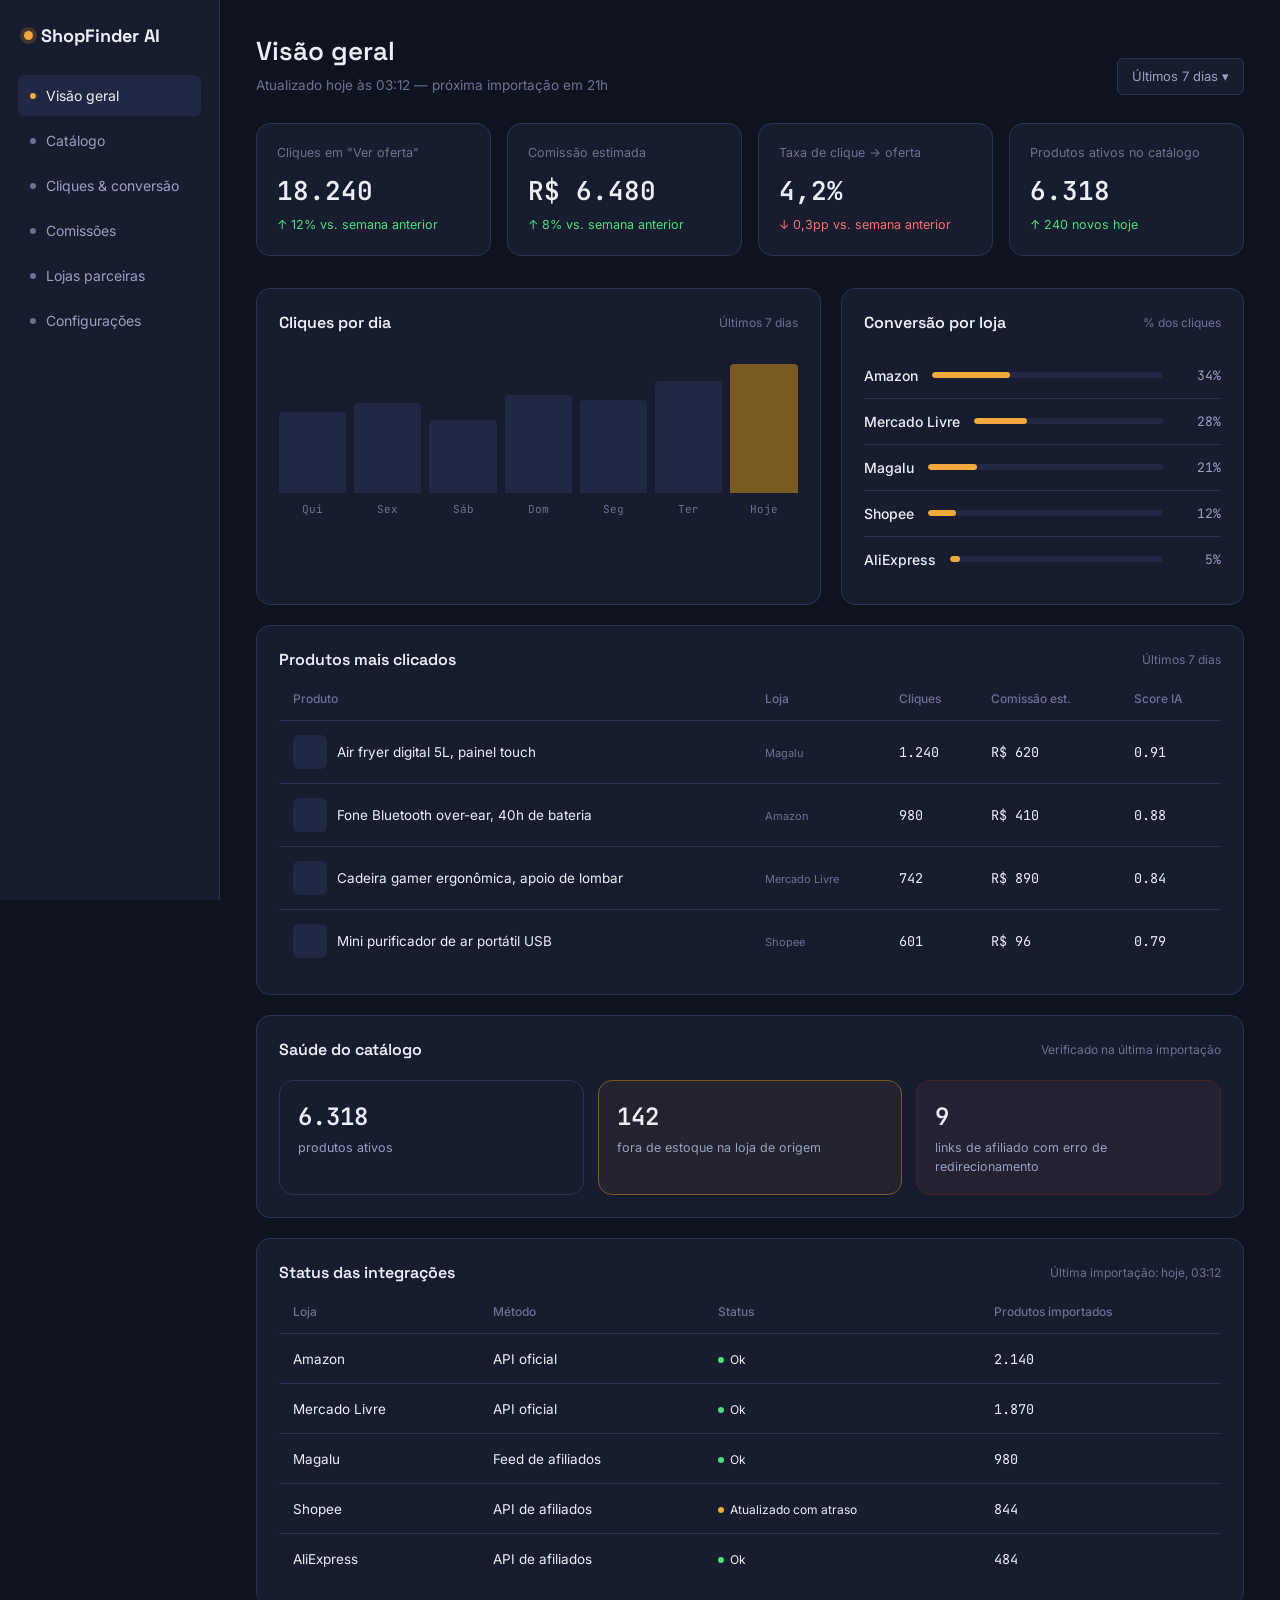
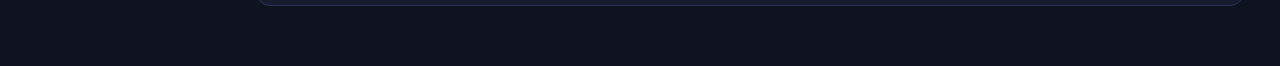
<file: shopfinder-ai-painel-admin.html>
<!DOCTYPE html>
<html lang="pt-BR">
<head>
<meta charset="UTF-8">
<meta name="viewport" content="width=device-width, initial-scale=1.0">
<title>Painel — ShopFinder AI</title>
<link rel="preconnect" href="https://fonts.googleapis.com">
<link rel="preconnect" href="https://fonts.gstatic.com" crossorigin>
<link href="https://fonts.googleapis.com/css2?family=Space+Grotesk:wght@400;500;600;700&family=Inter:wght@400;500;600&family=JetBrains+Mono:wght@400;500;600&display=swap" rel="stylesheet">
<style>
  :root{
    --bg:#0F1320; --surface:#171C2E; --surface-2:#212844; --line:#2C3352;
    --text:#EDEFF7; --text-muted:#98A1C2; --text-faint:#6B7394;
    --gold:#F0A93A; --gold-dim:#7A5A20; --green:#4ADE80; --green-dim:#1F4A34;
    --red:#F87171; --red-dim:#4A2323;
    --radius-s:6px; --radius-m:14px;
    --font-head:'Space Grotesk', sans-serif; --font-body:'Inter', sans-serif; --font-mono:'JetBrains Mono', monospace;
  }
  *{box-sizing:border-box; margin:0; padding:0;}
  body{background:var(--bg); color:var(--text); font-family:var(--font-body); line-height:1.5; -webkit-font-smoothing:antialiased;}
  a{color:inherit; text-decoration:none;}

  .shell{display:grid; grid-template-columns:220px 1fr; min-height:100vh;}
  @media(max-width:860px){ .shell{grid-template-columns:1fr;} }

  /* sidebar */
  .sidebar{background:var(--surface); border-right:1px solid var(--line); padding:22px 18px; position:sticky; top:0; height:100vh;}
  @media(max-width:860px){ .sidebar{display:none;} }
  .logo{font-family:var(--font-head); font-weight:700; font-size:18px; display:flex; align-items:center; gap:8px; padding:0 6px 26px;}
  .logo-dot{width:9px; height:9px; border-radius:50%; background:var(--gold); box-shadow:0 0 0 4px rgba(240,169,58,0.18);}
  .side-link{display:flex; align-items:center; gap:10px; padding:10px 12px; border-radius:var(--radius-s); font-size:14px; color:var(--text-muted); margin-bottom:4px; cursor:pointer;}
  .side-link.active{background:var(--surface-2); color:var(--text);}
  .side-link .dot{width:6px; height:6px; border-radius:50%; background:var(--text-faint);}
  .side-link.active .dot{background:var(--gold);}

  /* main */
  main{padding:32px 36px 60px;}
  .top-row{display:flex; justify-content:space-between; align-items:flex-end; flex-wrap:wrap; gap:14px; margin-bottom:28px;}
  h1{font-family:var(--font-head); font-size:26px; font-weight:600;}
  .top-row p{font-size:13.5px; color:var(--text-faint); margin-top:4px;}
  .period-select{font-size:13px; color:var(--text-muted); border:1px solid var(--line); padding:8px 14px; border-radius:var(--radius-s); background:var(--surface);}

  /* kpi cards */
  .kpi-grid{display:grid; grid-template-columns:repeat(4,1fr); gap:16px; margin-bottom:32px;}
  @media(max-width:980px){ .kpi-grid{grid-template-columns:repeat(2,1fr);} }
  @media(max-width:520px){ .kpi-grid{grid-template-columns:1fr;} }
  .kpi{background:var(--surface); border:1px solid var(--line); border-radius:var(--radius-m); padding:20px;}
  .kpi p.label{font-size:12.5px; color:var(--text-faint);}
  .kpi p.value{font-family:var(--font-mono); font-size:26px; font-weight:600; margin-top:8px;}
  .kpi p.delta{font-size:12.5px; margin-top:6px;}
  .delta.up{color:var(--green);}
  .delta.down{color:var(--red);}

  /* panels */
  .grid-2{display:grid; grid-template-columns:1.4fr 1fr; gap:20px; margin-bottom:20px;}
  @media(max-width:980px){ .grid-2{grid-template-columns:1fr;} }
  .panel{background:var(--surface); border:1px solid var(--line); border-radius:var(--radius-m); padding:22px;}
  .panel-head{display:flex; justify-content:space-between; align-items:center; margin-bottom:18px;}
  .panel-head h2{font-family:var(--font-head); font-size:16px; font-weight:600;}
  .panel-head span{font-size:12px; color:var(--text-faint);}

  /* clicks chart */
  .bars{display:flex; align-items:flex-end; gap:8px; height:140px;}
  .bars .bar{flex:1; background:var(--surface-2); border-radius:4px 4px 0 0; position:relative;}
  .bars .bar.today{background:var(--gold-dim);}
  .bars-labels{display:flex; gap:8px; margin-top:8px;}
  .bars-labels span{flex:1; text-align:center; font-size:11px; color:var(--text-faint); font-family:var(--font-mono);}

  /* store conversion table */
  .store-row{display:flex; align-items:center; justify-content:space-between; padding:12px 0; border-bottom:1px solid var(--line);}
  .store-row:last-child{border-bottom:none;}
  .store-row .name{font-size:14px; font-weight:500;}
  .store-row .bar-track{flex:1; height:6px; background:var(--surface-2); border-radius:100px; margin:0 14px; overflow:hidden;}
  .store-row .bar-fill{height:100%; background:var(--gold); border-radius:100px;}
  .store-row .pct{font-family:var(--font-mono); font-size:13px; color:var(--text-muted); width:44px; text-align:right;}

  /* table */
  table{width:100%; border-collapse:collapse;}
  th{text-align:left; font-size:12px; color:var(--text-faint); font-weight:500; padding:0 14px 12px; border-bottom:1px solid var(--line);}
  td{padding:14px; font-size:13.5px; border-bottom:1px solid var(--line);}
  tr:last-child td{border-bottom:none;}
  td.mono{font-family:var(--font-mono);}
  .prod-cell{display:flex; align-items:center; gap:10px;}
  .prod-thumb{width:34px; height:34px; background:var(--surface-2); border-radius:6px; flex-shrink:0;}
  .store-tag{font-size:11px; color:var(--text-faint);}
  .status{display:inline-flex; align-items:center; gap:6px; font-size:12px;}
  .status .sdot{width:6px; height:6px; border-radius:50%;}
  .status.ok .sdot{background:var(--green);}
  .status.warn .sdot{background:var(--gold);}
  .status.err .sdot{background:var(--red);}

  /* catalog health */
  .health-grid{display:grid; grid-template-columns:repeat(3,1fr); gap:14px;}
  @media(max-width:760px){ .health-grid{grid-template-columns:1fr;} }
  .health-card{border:1px solid var(--line); border-radius:var(--radius-m); padding:18px;}
  .health-card p.value{font-family:var(--font-mono); font-size:24px; font-weight:600;}
  .health-card p.label{font-size:12.5px; color:var(--text-muted); margin-top:4px;}
  .health-card.warn{border-color:var(--gold-dim); background:rgba(240,169,58,0.05);}
  .health-card.err{border-color:var(--red-dim); background:rgba(248,113,113,0.05);}
</style>
</head>
<body>

<div class="shell">
  <aside class="sidebar">
    <div class="logo"><span class="logo-dot"></span>ShopFinder AI</div>
    <div class="side-link active"><span class="dot"></span>Visão geral</div>
    <div class="side-link"><span class="dot"></span>Catálogo</div>
    <div class="side-link"><span class="dot"></span>Cliques &amp; conversão</div>
    <div class="side-link"><span class="dot"></span>Comissões</div>
    <div class="side-link"><span class="dot"></span>Lojas parceiras</div>
    <div class="side-link"><span class="dot"></span>Configurações</div>
  </aside>

  <main>
    <div class="top-row">
      <div>
        <h1>Visão geral</h1>
        <p>Atualizado hoje às 03:12 — próxima importação em 21h</p>
      </div>
      <span class="period-select">Últimos 7 dias ▾</span>
    </div>

    <div class="kpi-grid">
      <div class="kpi">
        <p class="label">Cliques em "Ver oferta"</p>
        <p class="value">18.240</p>
        <p class="delta up">↑ 12% vs. semana anterior</p>
      </div>
      <div class="kpi">
        <p class="label">Comissão estimada</p>
        <p class="value">R$ 6.480</p>
        <p class="delta up">↑ 8% vs. semana anterior</p>
      </div>
      <div class="kpi">
        <p class="label">Taxa de clique → oferta</p>
        <p class="value">4,2%</p>
        <p class="delta down">↓ 0,3pp vs. semana anterior</p>
      </div>
      <div class="kpi">
        <p class="label">Produtos ativos no catálogo</p>
        <p class="value">6.318</p>
        <p class="delta up">↑ 240 novos hoje</p>
      </div>
    </div>

    <div class="grid-2">
      <div class="panel">
        <div class="panel-head">
          <h2>Cliques por dia</h2>
          <span>Últimos 7 dias</span>
        </div>
        <div class="bars">
          <div class="bar" style="height:58%"></div>
          <div class="bar" style="height:64%"></div>
          <div class="bar" style="height:52%"></div>
          <div class="bar" style="height:70%"></div>
          <div class="bar" style="height:66%"></div>
          <div class="bar" style="height:80%"></div>
          <div class="bar today" style="height:92%"></div>
        </div>
        <div class="bars-labels">
          <span>Qui</span><span>Sex</span><span>Sáb</span><span>Dom</span><span>Seg</span><span>Ter</span><span>Hoje</span>
        </div>
      </div>

      <div class="panel">
        <div class="panel-head">
          <h2>Conversão por loja</h2>
          <span>% dos cliques</span>
        </div>
        <div class="store-row"><span class="name">Amazon</span><div class="bar-track"><div class="bar-fill" style="width:34%"></div></div><span class="pct">34%</span></div>
        <div class="store-row"><span class="name">Mercado Livre</span><div class="bar-track"><div class="bar-fill" style="width:28%"></div></div><span class="pct">28%</span></div>
        <div class="store-row"><span class="name">Magalu</span><div class="bar-track"><div class="bar-fill" style="width:21%"></div></div><span class="pct">21%</span></div>
        <div class="store-row"><span class="name">Shopee</span><div class="bar-track"><div class="bar-fill" style="width:12%"></div></div><span class="pct">12%</span></div>
        <div class="store-row"><span class="name">AliExpress</span><div class="bar-track"><div class="bar-fill" style="width:5%"></div></div><span class="pct">5%</span></div>
      </div>
    </div>

    <div class="panel" style="margin-bottom:20px;">
      <div class="panel-head">
        <h2>Produtos mais clicados</h2>
        <span>Últimos 7 dias</span>
      </div>
      <table>
        <thead>
          <tr><th>Produto</th><th>Loja</th><th>Cliques</th><th>Comissão est.</th><th>Score IA</th></tr>
        </thead>
        <tbody>
          <tr>
            <td><div class="prod-cell"><div class="prod-thumb"></div>Air fryer digital 5L, painel touch</div></td>
            <td><span class="store-tag">Magalu</span></td>
            <td class="mono">1.240</td>
            <td class="mono">R$ 620</td>
            <td class="mono">0.91</td>
          </tr>
          <tr>
            <td><div class="prod-cell"><div class="prod-thumb"></div>Fone Bluetooth over-ear, 40h de bateria</div></td>
            <td><span class="store-tag">Amazon</span></td>
            <td class="mono">980</td>
            <td class="mono">R$ 410</td>
            <td class="mono">0.88</td>
          </tr>
          <tr>
            <td><div class="prod-cell"><div class="prod-thumb"></div>Cadeira gamer ergonômica, apoio de lombar</div></td>
            <td><span class="store-tag">Mercado Livre</span></td>
            <td class="mono">742</td>
            <td class="mono">R$ 890</td>
            <td class="mono">0.84</td>
          </tr>
          <tr>
            <td><div class="prod-cell"><div class="prod-thumb"></div>Mini purificador de ar portátil USB</div></td>
            <td><span class="store-tag">Shopee</span></td>
            <td class="mono">601</td>
            <td class="mono">R$ 96</td>
            <td class="mono">0.79</td>
          </tr>
        </tbody>
      </table>
    </div>

    <div class="panel" style="margin-bottom:20px;">
      <div class="panel-head">
        <h2>Saúde do catálogo</h2>
        <span>Verificado na última importação</span>
      </div>
      <div class="health-grid">
        <div class="health-card">
          <p class="value">6.318</p>
          <p class="label">produtos ativos</p>
        </div>
        <div class="health-card warn">
          <p class="value">142</p>
          <p class="label">fora de estoque na loja de origem</p>
        </div>
        <div class="health-card err">
          <p class="value">9</p>
          <p class="label">links de afiliado com erro de redirecionamento</p>
        </div>
      </div>
    </div>

    <div class="panel">
      <div class="panel-head">
        <h2>Status das integrações</h2>
        <span>Última importação: hoje, 03:12</span>
      </div>
      <table>
        <thead><tr><th>Loja</th><th>Método</th><th>Status</th><th>Produtos importados</th></tr></thead>
        <tbody>
          <tr><td>Amazon</td><td>API oficial</td><td><span class="status ok"><span class="sdot"></span>Ok</span></td><td class="mono">2.140</td></tr>
          <tr><td>Mercado Livre</td><td>API oficial</td><td><span class="status ok"><span class="sdot"></span>Ok</span></td><td class="mono">1.870</td></tr>
          <tr><td>Magalu</td><td>Feed de afiliados</td><td><span class="status ok"><span class="sdot"></span>Ok</span></td><td class="mono">980</td></tr>
          <tr><td>Shopee</td><td>API de afiliados</td><td><span class="status warn"><span class="sdot"></span>Atualizado com atraso</span></td><td class="mono">844</td></tr>
          <tr><td>AliExpress</td><td>API de afiliados</td><td><span class="status ok"><span class="sdot"></span>Ok</span></td><td class="mono">484</td></tr>
        </tbody>
      </table>
    </div>

  </main>
</div>

</body>
</html>
</file>
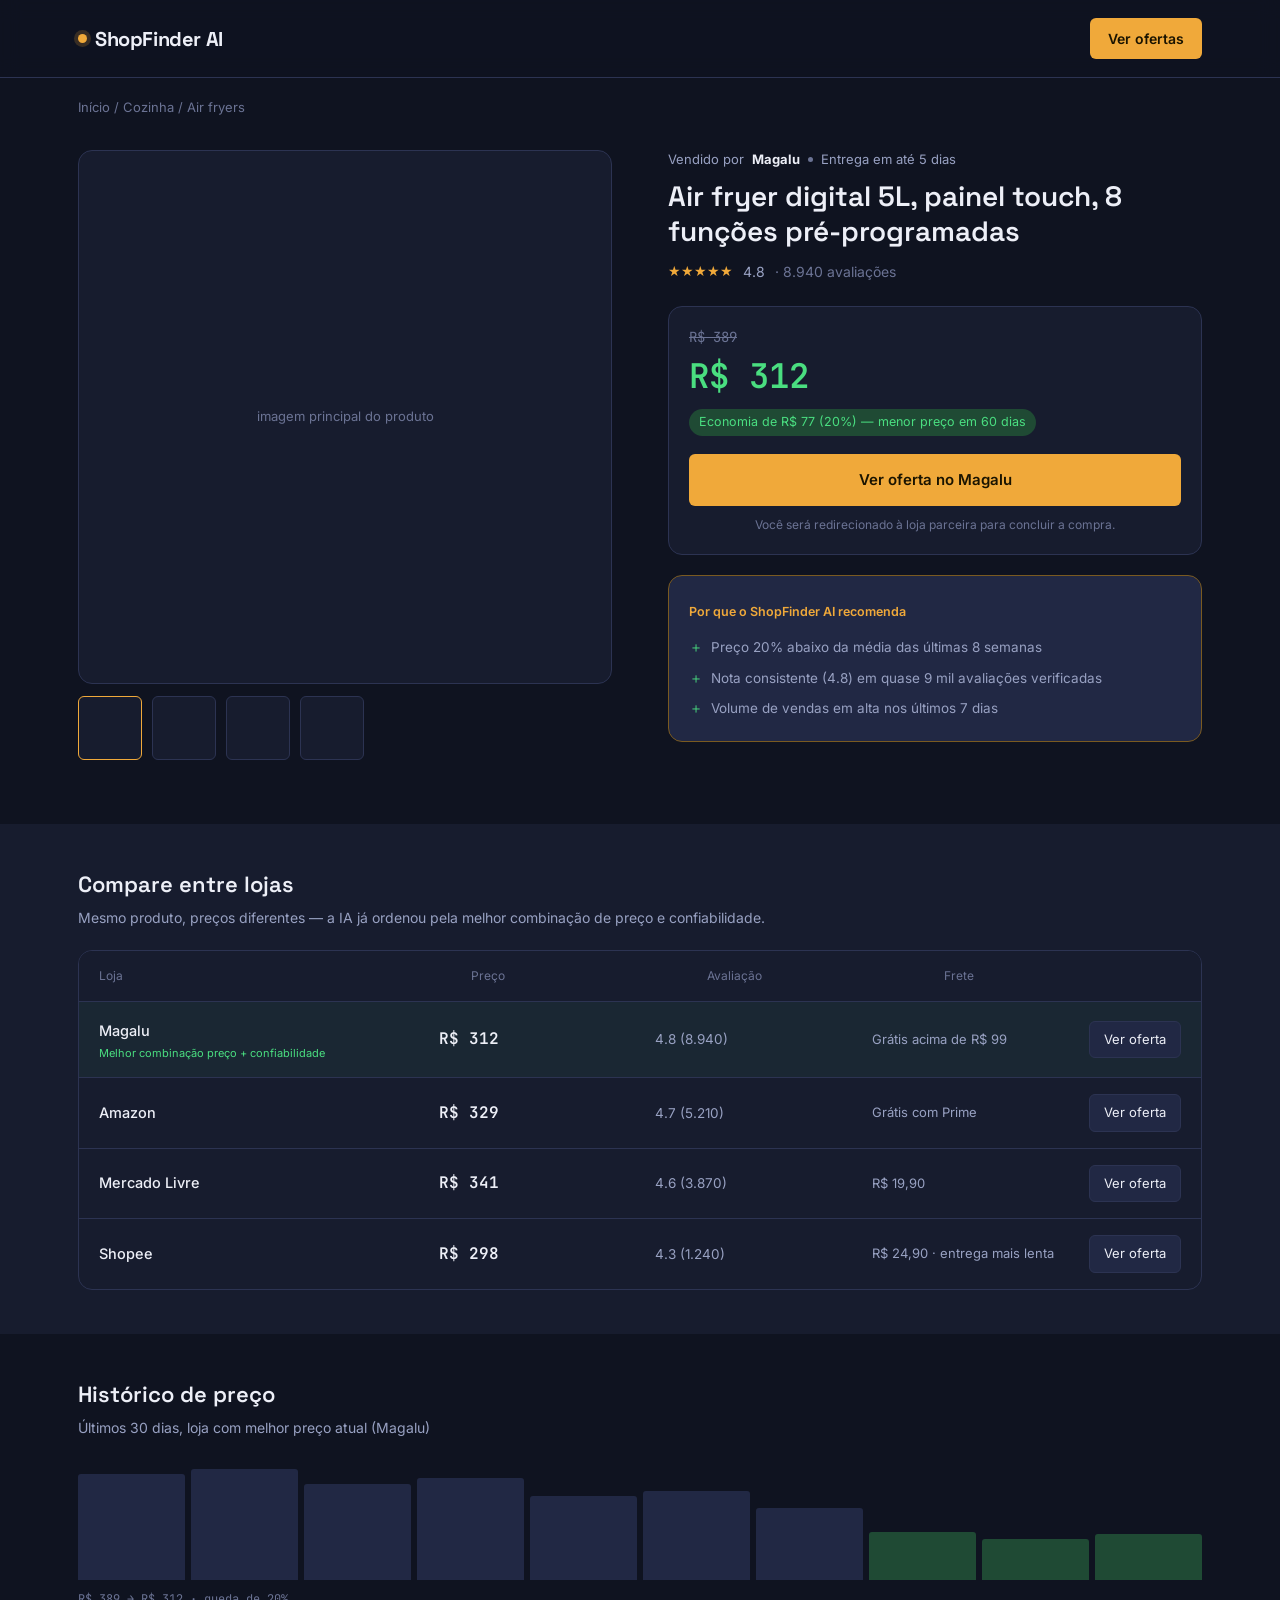
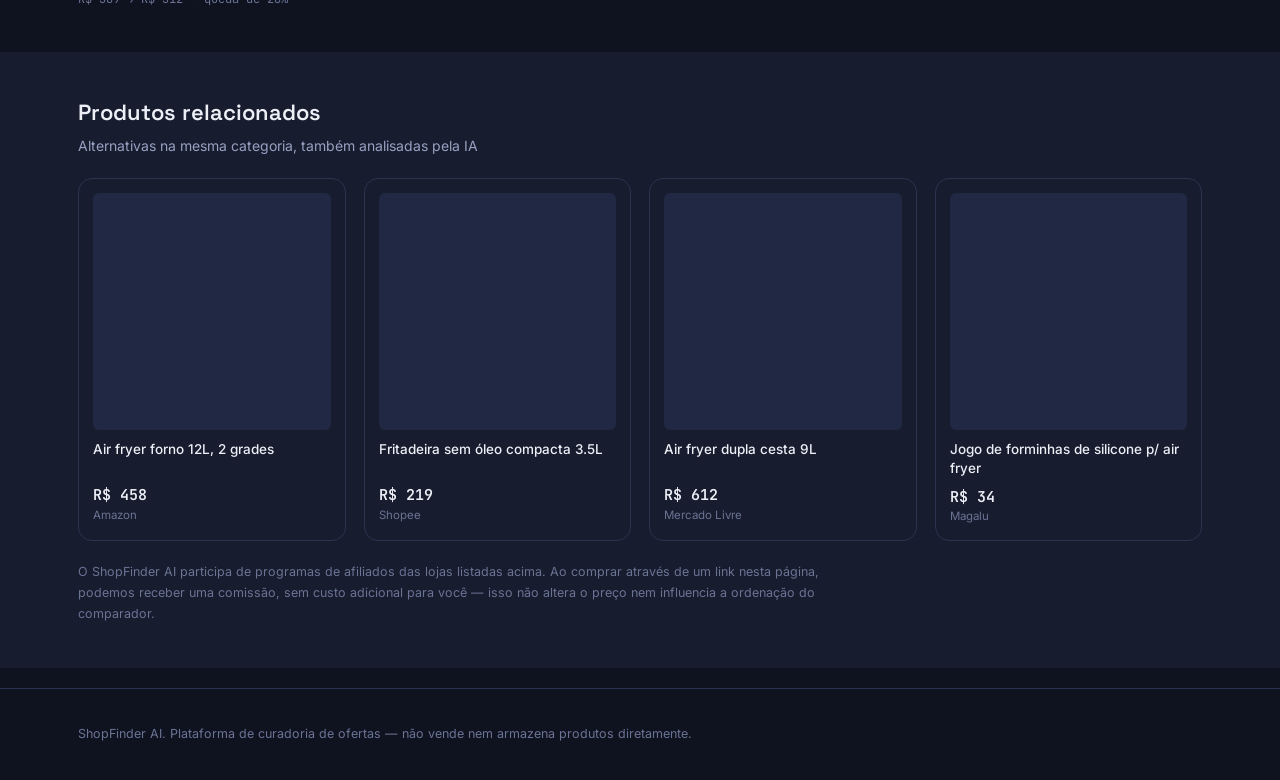
<file: shopfinder-ai-produto.html>
<!DOCTYPE html>
<html lang="pt-BR">
<head>
<meta charset="UTF-8">
<meta name="viewport" content="width=device-width, initial-scale=1.0">
<title>Air fryer digital 5L, painel touch — ShopFinder AI</title>
<link rel="preconnect" href="https://fonts.googleapis.com">
<link rel="preconnect" href="https://fonts.gstatic.com" crossorigin>
<link href="https://fonts.googleapis.com/css2?family=Space+Grotesk:wght@400;500;600;700&family=Inter:wght@400;500;600&family=JetBrains+Mono:wght@400;500;600&display=swap" rel="stylesheet">
<style>
  :root{
    --bg:#0F1320;
    --surface:#171C2E;
    --surface-2:#212844;
    --line:#2C3352;
    --text:#EDEFF7;
    --text-muted:#98A1C2;
    --text-faint:#6B7394;
    --gold:#F0A93A;
    --gold-dim:#7A5A20;
    --green:#4ADE80;
    --green-dim:#1F4A34;
    --red:#F87171;
    --red-dim:#4A2323;
    --radius-s:6px;
    --radius-m:14px;
    --font-head:'Space Grotesk', sans-serif;
    --font-body:'Inter', sans-serif;
    --font-mono:'JetBrains Mono', monospace;
  }
  *{box-sizing:border-box; margin:0; padding:0;}
  body{background:var(--bg); color:var(--text); font-family:var(--font-body); line-height:1.5; -webkit-font-smoothing:antialiased;}
  a{color:inherit; text-decoration:none;}
  .wrap{max-width:1180px; margin:0 auto; padding:0 28px;}

  header{position:sticky; top:0; z-index:40; background:rgba(15,19,32,0.88); backdrop-filter:blur(10px); border-bottom:1px solid var(--line);}
  nav{display:flex; align-items:center; justify-content:space-between; padding:18px 0;}
  .logo{font-family:var(--font-head); font-weight:700; font-size:20px; letter-spacing:-0.02em; display:flex; align-items:center; gap:8px;}
  .logo-dot{width:9px; height:9px; border-radius:50%; background:var(--gold); box-shadow:0 0 0 4px rgba(240,169,58,0.18);}
  .nav-cta{background:var(--gold); color:#1a1400; font-weight:600; font-size:14px; padding:10px 18px; border-radius:var(--radius-s);}

  .breadcrumb{padding:20px 0 0; font-size:13px; color:var(--text-faint);}
  .breadcrumb a:hover{color:var(--text-muted);}

  .product-layout{display:grid; grid-template-columns:1fr 1fr; gap:56px; padding:32px 0 64px;}
  @media(max-width:900px){ .product-layout{grid-template-columns:1fr; gap:36px;} }

  /* gallery */
  .gallery-main{aspect-ratio:1/1; background:var(--surface); border:1px solid var(--line); border-radius:var(--radius-m); display:flex; align-items:center; justify-content:center; color:var(--text-faint); font-size:13px;}
  .gallery-thumbs{display:flex; gap:10px; margin-top:12px;}
  .gallery-thumbs div{width:64px; height:64px; background:var(--surface); border:1px solid var(--line); border-radius:var(--radius-s);}
  .gallery-thumbs div.active{border-color:var(--gold);}

  /* info column */
  .store-row{display:flex; align-items:center; gap:8px; font-size:13px; color:var(--text-muted);}
  .store-row .dot{width:5px; height:5px; border-radius:50%; background:var(--text-faint);}
  h1{font-family:var(--font-head); font-size:28px; font-weight:600; line-height:1.25; margin-top:10px; max-width:480px;}

  .rating-row{display:flex; align-items:center; gap:10px; margin-top:12px; font-size:14px; color:var(--text-muted);}
  .stars{color:var(--gold); font-family:var(--font-mono); font-size:14px;}

  .price-block{margin-top:24px; padding:20px; background:var(--surface); border:1px solid var(--line); border-radius:var(--radius-m);}
  .price-block .was{font-family:var(--font-mono); font-size:14px; color:var(--text-faint); text-decoration:line-through;}
  .price-block .now{font-family:var(--font-mono); font-size:34px; font-weight:600; color:var(--green); margin-top:2px;}
  .price-block .save{display:inline-block; margin-top:8px; font-size:12.5px; color:var(--green); background:var(--green-dim); padding:4px 10px; border-radius:100px;}
  .buy-cta{display:block; text-align:center; margin-top:18px; background:var(--gold); color:#1a1400; font-weight:600; padding:15px; border-radius:var(--radius-s); font-size:15px; cursor:pointer; transition:background 0.15s ease;}
  .buy-cta:hover{background:#f5b855;}
  .price-block .note{margin-top:10px; font-size:12px; color:var(--text-faint); text-align:center;}

  /* AI explanation */
  .ai-box{margin-top:20px; padding:18px 20px; background:var(--surface-2); border:1px solid var(--gold-dim); border-radius:var(--radius-m);}
  .ai-box .label{font-size:12.5px; color:var(--gold); font-weight:600;}
  .ai-box p{margin-top:8px; font-size:14px; color:var(--text-muted); line-height:1.6;}
  .ai-box ul{margin-top:10px; padding-left:0; list-style:none;}
  .ai-box li{font-size:13.5px; color:var(--text-muted); padding:5px 0; display:flex; gap:8px;}
  .ai-box li .mark{color:var(--green); font-family:var(--font-mono);}

  /* comparator */
  .section{padding:44px 0;}
  .section-title{font-family:var(--font-head); font-size:22px; font-weight:600; margin-bottom:6px;}
  .section-sub{font-size:14px; color:var(--text-muted); margin-bottom:22px;}

  .compare-table{border:1px solid var(--line); border-radius:var(--radius-m); overflow:hidden;}
  .compare-row{display:grid; grid-template-columns:1.6fr 1fr 1fr 1fr auto; align-items:center; padding:16px 20px; gap:12px; border-bottom:1px solid var(--line);}
  .compare-row:last-child{border-bottom:none;}
  .compare-row.head{background:var(--surface); font-size:12px; color:var(--text-faint);}
  .compare-row.best{background:rgba(74,222,128,0.06);}
  @media(max-width:760px){
    .compare-row{grid-template-columns:1fr; text-align:left; gap:6px;}
    .compare-row.head{display:none;}
  }
  .compare-store{font-size:14.5px; font-weight:500;}
  .compare-price{font-family:var(--font-mono); font-size:16px; font-weight:600;}
  .compare-rating{font-size:13.5px; color:var(--text-muted);}
  .compare-shipping{font-size:13px; color:var(--text-muted);}
  .compare-btn{background:var(--surface-2); border:1px solid var(--line); padding:8px 14px; border-radius:var(--radius-s); font-size:13px; cursor:pointer; white-space:nowrap;}
  .compare-btn:hover{background:var(--gold); border-color:var(--gold); color:#1a1400;}
  .best-tag{font-size:11px; color:var(--green); margin-top:3px;}

  /* price history */
  .chart{height:120px; display:flex; align-items:flex-end; gap:6px; margin-top:18px;}
  .chart .bar{flex:1; background:var(--surface-2); border-radius:3px 3px 0 0;}
  .chart .bar.low{background:var(--green-dim);}
  .chart-caption{font-size:12px; color:var(--text-faint); margin-top:10px; font-family:var(--font-mono);}

  /* related */
  .related-grid{display:grid; grid-template-columns:repeat(4,1fr); gap:18px;}
  @media(max-width:900px){ .related-grid{grid-template-columns:repeat(2,1fr);} }
  .rcard{background:var(--surface); border:1px solid var(--line); border-radius:var(--radius-m); padding:14px; transition:border-color 0.15s ease;}
  .rcard:hover{border-color:var(--gold-dim);}
  .rcard .thumb{aspect-ratio:1/1; background:var(--surface-2); border-radius:var(--radius-s); margin-bottom:10px;}
  .rcard h4{font-size:13.5px; font-weight:500; line-height:1.4; min-height:36px;}
  .rcard .price{font-family:var(--font-mono); font-weight:600; font-size:15px; margin-top:8px;}
  .rcard .store{font-size:11.5px; color:var(--text-faint);}

  .disclosure{margin-top:20px; font-size:12.5px; color:var(--text-faint); line-height:1.7; max-width:760px;}

  footer{border-top:1px solid var(--line); padding:36px 0; margin-top:20px; font-size:12.5px; color:var(--text-faint);}
  :focus-visible{outline:2px solid var(--gold); outline-offset:2px;}
</style>
</head>
<body>

<header>
  <div class="wrap">
    <nav>
      <div class="logo"><span class="logo-dot"></span>ShopFinder AI</div>
      <a href="#" class="nav-cta">Ver ofertas</a>
    </nav>
  </div>
</header>

<div class="wrap">
  <p class="breadcrumb"><a href="#">Início</a> / <a href="#">Cozinha</a> / <a href="#">Air fryers</a></p>

  <div class="product-layout">
    <div>
      <div class="gallery-main">imagem principal do produto</div>
      <div class="gallery-thumbs">
        <div class="active"></div><div></div><div></div><div></div>
      </div>
    </div>

    <div>
      <div class="store-row">Vendido por <strong style="color:var(--text)">Magalu</strong><span class="dot"></span>Entrega em até 5 dias</div>
      <h1>Air fryer digital 5L, painel touch, 8 funções pré-programadas</h1>
      <div class="rating-row"><span class="stars">★★★★★</span> 4.8 <span style="color:var(--text-faint)">· 8.940 avaliações</span></div>

      <div class="price-block">
        <p class="was">R$ 389</p>
        <p class="now">R$ 312</p>
        <span class="save">Economia de R$ 77 (20%) — menor preço em 60 dias</span>
        <div class="buy-cta">Ver oferta no Magalu</div>
        <p class="note">Você será redirecionado à loja parceira para concluir a compra.</p>
      </div>

      <div class="ai-box">
        <p class="label">Por que o ShopFinder AI recomenda</p>
        <ul>
          <li><span class="mark">＋</span> Preço 20% abaixo da média das últimas 8 semanas</li>
          <li><span class="mark">＋</span> Nota consistente (4.8) em quase 9 mil avaliações verificadas</li>
          <li><span class="mark">＋</span> Volume de vendas em alta nos últimos 7 dias</li>
        </ul>
      </div>
    </div>
  </div>
</div>

<section class="section" style="background:var(--surface);">
  <div class="wrap">
    <p class="section-title">Compare entre lojas</p>
    <p class="section-sub">Mesmo produto, preços diferentes — a IA já ordenou pela melhor combinação de preço e confiabilidade.</p>

    <div class="compare-table">
      <div class="compare-row head">
        <span>Loja</span><span>Preço</span><span>Avaliação</span><span>Frete</span><span></span>
      </div>
      <div class="compare-row best">
        <div><span class="compare-store">Magalu</span><p class="best-tag">Melhor combinação preço + confiabilidade</p></div>
        <span class="compare-price">R$ 312</span>
        <span class="compare-rating">4.8 (8.940)</span>
        <span class="compare-shipping">Grátis acima de R$ 99</span>
        <div class="compare-btn">Ver oferta</div>
      </div>
      <div class="compare-row">
        <span class="compare-store">Amazon</span>
        <span class="compare-price">R$ 329</span>
        <span class="compare-rating">4.7 (5.210)</span>
        <span class="compare-shipping">Grátis com Prime</span>
        <div class="compare-btn">Ver oferta</div>
      </div>
      <div class="compare-row">
        <span class="compare-store">Mercado Livre</span>
        <span class="compare-price">R$ 341</span>
        <span class="compare-rating">4.6 (3.870)</span>
        <span class="compare-shipping">R$ 19,90</span>
        <div class="compare-btn">Ver oferta</div>
      </div>
      <div class="compare-row">
        <span class="compare-store">Shopee</span>
        <span class="compare-price">R$ 298</span>
        <span class="compare-rating">4.3 (1.240)</span>
        <span class="compare-shipping">R$ 24,90 · entrega mais lenta</span>
        <div class="compare-btn">Ver oferta</div>
      </div>
    </div>
  </div>
</section>

<section class="section">
  <div class="wrap">
    <p class="section-title">Histórico de preço</p>
    <p class="section-sub">Últimos 30 dias, loja com melhor preço atual (Magalu)</p>
    <div class="chart">
      <div class="bar" style="height:88%"></div>
      <div class="bar" style="height:92%"></div>
      <div class="bar" style="height:80%"></div>
      <div class="bar" style="height:85%"></div>
      <div class="bar" style="height:70%"></div>
      <div class="bar" style="height:74%"></div>
      <div class="bar" style="height:60%"></div>
      <div class="bar low" style="height:40%"></div>
      <div class="bar low" style="height:34%"></div>
      <div class="bar low" style="height:38%"></div>
    </div>
    <p class="chart-caption">R$ 389 → R$ 312 · queda de 20%</p>
  </div>
</section>

<section class="section" style="background:var(--surface);">
  <div class="wrap">
    <p class="section-title">Produtos relacionados</p>
    <p class="section-sub">Alternativas na mesma categoria, também analisadas pela IA</p>
    <div class="related-grid">
      <div class="rcard"><div class="thumb"></div><h4>Air fryer forno 12L, 2 grades</h4><p class="price">R$ 458</p><p class="store">Amazon</p></div>
      <div class="rcard"><div class="thumb"></div><h4>Fritadeira sem óleo compacta 3.5L</h4><p class="price">R$ 219</p><p class="store">Shopee</p></div>
      <div class="rcard"><div class="thumb"></div><h4>Air fryer dupla cesta 9L</h4><p class="price">R$ 612</p><p class="store">Mercado Livre</p></div>
      <div class="rcard"><div class="thumb"></div><h4>Jogo de forminhas de silicone p/ air fryer</h4><p class="price">R$ 34</p><p class="store">Magalu</p></div>
    </div>

    <p class="disclosure">
      O ShopFinder AI participa de programas de afiliados das lojas listadas acima. Ao comprar através de um link nesta página, podemos receber uma comissão, sem custo adicional para você — isso não altera o preço nem influencia a ordenação do comparador.
    </p>
  </div>
</section>

<footer>
  <div class="wrap">
    <p>ShopFinder AI. Plataforma de curadoria de ofertas — não vende nem armazena produtos diretamente.</p>
  </div>
</footer>

</body>
</html>
</file>
<file: style.css>
:root{
  --bg:#0F1320; --surface:#171C2E; --surface-2:#212844; --line:#2C3352;
  --text:#EDEFF7; --text-muted:#98A1C2; --text-faint:#6B7394;
  --gold:#F0A93A; --gold-dim:#7A5A20; --green:#4ADE80; --green-dim:#1F4A34;
  --red:#F87171; --red-dim:#4A2323;
  --radius-s:6px; --radius-m:14px;
  --font-head:'Space Grotesk', sans-serif; --font-body:'Inter', sans-serif; --font-mono:'JetBrains Mono', monospace;
}
*{box-sizing:border-box; margin:0; padding:0;}
html{scroll-behavior:smooth;}
body{background:var(--bg); color:var(--text); font-family:var(--font-body); line-height:1.5; -webkit-font-smoothing:antialiased;}
a{color:inherit; text-decoration:none;}
img{max-width:100%; display:block;}
.wrap{max-width:1180px; margin:0 auto; padding:0 28px;}

header{position:sticky; top:0; z-index:40; background:rgba(15,19,32,0.88); backdrop-filter:blur(10px); border-bottom:1px solid var(--line);}
nav{display:flex; align-items:center; justify-content:space-between; padding:18px 0; gap:20px;}
.logo{font-family:var(--font-head); font-weight:700; font-size:20px; letter-spacing:-0.02em; display:flex; align-items:center; gap:8px; flex-shrink:0;}
.logo-dot{width:9px; height:9px; border-radius:50%; background:var(--gold); box-shadow:0 0 0 4px rgba(240,169,58,0.18);}
.nav-search{flex:1; max-width:420px; display:flex; gap:8px;}
.nav-search input{flex:1; background:var(--surface); border:1px solid var(--line); color:var(--text); padding:9px 14px; border-radius:var(--radius-s); font-size:14px; font-family:var(--font-body);}
.nav-search input::placeholder{color:var(--text-faint);}
.nav-links{display:flex; gap:24px; font-size:14px; color:var(--text-muted); white-space:nowrap;}
.nav-links a:hover{color:var(--text);}
@media(max-width:760px){ .nav-links, .nav-search{display:none;} }

.breadcrumb{padding:20px 0 0; font-size:13px; color:var(--text-faint);}
.breadcrumb a:hover{color:var(--text-muted);}

.hero{padding:64px 0 72px;}
.eyebrow{color:var(--gold); font-size:14px; font-weight:500; margin-bottom:16px;}
h1{font-family:var(--font-head); font-weight:600; font-size:44px; line-height:1.1; letter-spacing:-0.02em; max-width:600px;}
@media(max-width:520px){ h1{font-size:32px;} }
.hero p.lede{margin-top:18px; font-size:16px; color:var(--text-muted); max-width:480px; line-height:1.6;}
.search-mock{margin-top:30px; display:flex; gap:10px; max-width:480px;}
.search-mock input{flex:1; background:var(--surface); border:1px solid var(--line); color:var(--text); padding:14px 16px; border-radius:var(--radius-s); font-size:15px;}
.search-mock button{background:var(--gold); color:#1a1400; font-weight:600; border:none; padding:14px 22px; border-radius:var(--radius-s); font-size:15px; cursor:pointer;}
.search-mock button:hover{background:#f5b855;}

.section{padding:56px 0;}
.section-head{max-width:560px; margin-bottom:32px;}
.section-head h2{font-family:var(--font-head); font-size:28px; font-weight:600; letter-spacing:-0.01em;}
.section-head p{margin-top:10px; color:var(--text-muted); font-size:15px; line-height:1.6;}
.section-alt{background:var(--surface);}

.filter-row{display:flex; gap:10px; margin-bottom:24px; flex-wrap:wrap;}
.chip{font-size:13.5px; padding:8px 14px; border-radius:100px; border:1px solid var(--line); color:var(--text-muted); cursor:pointer; background:transparent;}
.chip.active{background:var(--gold); border-color:var(--gold); color:#1a1400; font-weight:600;}

.product-grid{display:grid; grid-template-columns:repeat(4,1fr); gap:18px;}
@media(max-width:980px){ .product-grid{grid-template-columns:repeat(2,1fr);} }
@media(max-width:520px){ .product-grid{grid-template-columns:1fr;} }
.product-grid.grid-3{grid-template-columns:repeat(3,1fr);}
@media(max-width:1040px){ .product-grid.grid-3{grid-template-columns:repeat(2,1fr);} }

.card{background:var(--bg); border:1px solid var(--line); border-radius:var(--radius-m); padding:16px; transition:border-color .15s, transform .15s; display:block;}
.section-alt .card{background:var(--surface);}
.card:hover{border-color:var(--gold-dim); transform:translateY(-3px);}
.card .thumb{aspect-ratio:1/1; background:var(--surface-2); border-radius:var(--radius-s); display:flex; align-items:center; justify-content:center; font-size:34px; margin-bottom:14px;}
.card .tag{display:inline-block; font-size:11px; padding:3px 9px; border-radius:100px; margin-bottom:8px; margin-right:4px;}
.tag.trend{background:var(--gold-dim); color:var(--gold);}
.tag.drop{background:var(--green-dim); color:var(--green);}
.card .store{font-size:12px; color:var(--text-faint);}
.card h4, .card h3.title{font-size:14.5px; font-weight:500; margin-top:5px; line-height:1.4; min-height:40px;}
.card .price-row{display:flex; align-items:baseline; gap:8px; margin-top:12px; flex-wrap:wrap;}
.card .price{font-family:var(--font-mono); font-weight:600; font-size:18px;}
.card .was{font-family:var(--font-mono); font-size:12.5px; color:var(--text-faint); text-decoration:line-through;}
.card .rating{font-size:12.5px; color:var(--text-faint); margin-top:6px;}
.card .cta, .buy-cta{display:block; text-align:center; margin-top:14px; background:var(--surface-2); border:1px solid var(--line); padding:10px; border-radius:var(--radius-s); font-size:13.5px; font-weight:500; cursor:pointer; transition:background .15s, border-color .15s, color .15s;}
.card .cta:hover{background:var(--gold); border-color:var(--gold); color:#1a1400;}

.buy-cta{background:var(--gold); color:#1a1400; font-weight:600; padding:15px; font-size:15px; border:none;}
.buy-cta:hover{background:#f5b855;}

.layout{display:grid; grid-template-columns:240px 1fr; gap:36px; padding-bottom:70px;}
@media(max-width:860px){ .layout{grid-template-columns:1fr;} }
.filters{position:sticky; top:88px; align-self:start;}
.filter-group{margin-bottom:24px;}
.filter-group h3{font-size:13px; font-weight:600; margin-bottom:10px; color:var(--text-muted);}
.filter-option{display:flex; align-items:center; gap:9px; font-size:14px; color:var(--text-muted); padding:5px 0; cursor:pointer;}
.filter-option input{accent-color:var(--gold);}
.filter-option:hover{color:var(--text);}
.clear-filters{font-size:13px; color:var(--text-faint); text-decoration:underline; cursor:pointer; background:none; border:none;}

.result-count{font-size:13px; color:var(--text-faint); font-family:var(--font-mono);}
.page-head{padding:14px 0 26px; display:flex; justify-content:space-between; align-items:flex-end; flex-wrap:wrap; gap:16px;}
.page-head h1{font-size:28px;}

.product-layout{display:grid; grid-template-columns:1fr 1fr; gap:56px; padding:32px 0 64px;}
@media(max-width:900px){ .product-layout{grid-template-columns:1fr; gap:36px;} }
.gallery-main{aspect-ratio:1/1; background:var(--surface); border:1px solid var(--line); border-radius:var(--radius-m); display:flex; align-items:center; justify-content:center; font-size:96px;}
.store-row{display:flex; align-items:center; gap:8px; font-size:13px; color:var(--text-muted);}
.rating-row{display:flex; align-items:center; gap:10px; margin-top:12px; font-size:14px; color:var(--text-muted);}
.stars{color:var(--gold); font-family:var(--font-mono); font-size:14px;}
.price-block{margin-top:24px; padding:20px; background:var(--surface); border:1px solid var(--line); border-radius:var(--radius-m);}
.price-block .was{font-family:var(--font-mono); font-size:14px; color:var(--text-faint); text-decoration:line-through;}
.price-block .now{font-family:var(--font-mono); font-size:34px; font-weight:600; color:var(--green); margin-top:2px;}
.price-block .save{display:inline-block; margin-top:8px; font-size:12.5px; color:var(--green); background:var(--green-dim); padding:4px 10px; border-radius:100px;}
.price-block .note{margin-top:10px; font-size:12px; color:var(--text-faint); text-align:center;}
.ai-box{margin-top:20px; padding:18px 20px; background:var(--surface-2); border:1px solid var(--gold-dim); border-radius:var(--radius-m);}
.ai-box .label{font-size:12.5px; color:var(--gold); font-weight:600;}
.ai-box ul{margin-top:10px; padding-left:0; list-style:none;}
.ai-box li{font-size:13.5px; color:var(--text-muted); padding:5px 0; display:flex; gap:8px;}
.ai-box li .mark{color:var(--green); font-family:var(--font-mono);}

.compare-table{border:1px solid var(--line); border-radius:var(--radius-m); overflow:hidden;}
.compare-row{display:grid; grid-template-columns:1.6fr 1fr 1fr 1fr auto; align-items:center; padding:16px 20px; gap:12px; border-bottom:1px solid var(--line);}
.compare-row:last-child{border-bottom:none;}
.compare-row.head{background:var(--surface); font-size:12px; color:var(--text-faint);}
.compare-row.best{background:rgba(74,222,128,0.06);}
@media(max-width:760px){ .compare-row{grid-template-columns:1fr; text-align:left; gap:6px;} .compare-row.head{display:none;} }
.compare-store{font-size:14.5px; font-weight:500;}
.compare-price{font-family:var(--font-mono); font-size:16px; font-weight:600;}
.compare-btn{display:inline-block; background:var(--surface-2); border:1px solid var(--line); padding:8px 14px; border-radius:var(--radius-s); font-size:13px; cursor:pointer; white-space:nowrap;}
.compare-btn:hover{background:var(--gold); border-color:var(--gold); color:#1a1400;}
.best-tag{font-size:11px; color:var(--green); margin-top:3px;}

.chart{height:120px; display:flex; align-items:flex-end; gap:4px; margin-top:18px;}
.chart .bar{flex:1; background:var(--surface-2); border-radius:3px 3px 0 0;}
.chart .bar.low{background:var(--green-dim);}
.chart-caption{font-size:12px; color:var(--text-faint); margin-top:10px; font-family:var(--font-mono);}

.disclosure{margin-top:40px; border-top:1px solid var(--line); padding-top:20px; font-size:12.5px; color:var(--text-faint); line-height:1.7; max-width:760px;}
footer{border-top:1px solid var(--line); padding:36px 0; margin-top:20px; font-size:12.5px; color:var(--text-faint);}
.footer-row{display:flex; justify-content:space-between; align-items:center; flex-wrap:wrap; gap:16px;}

.empty-state{padding:60px 20px; text-align:center; color:var(--text-faint); font-size:14px;}
:focus-visible{outline:2px solid var(--gold); outline-offset:2px;}
</file>
